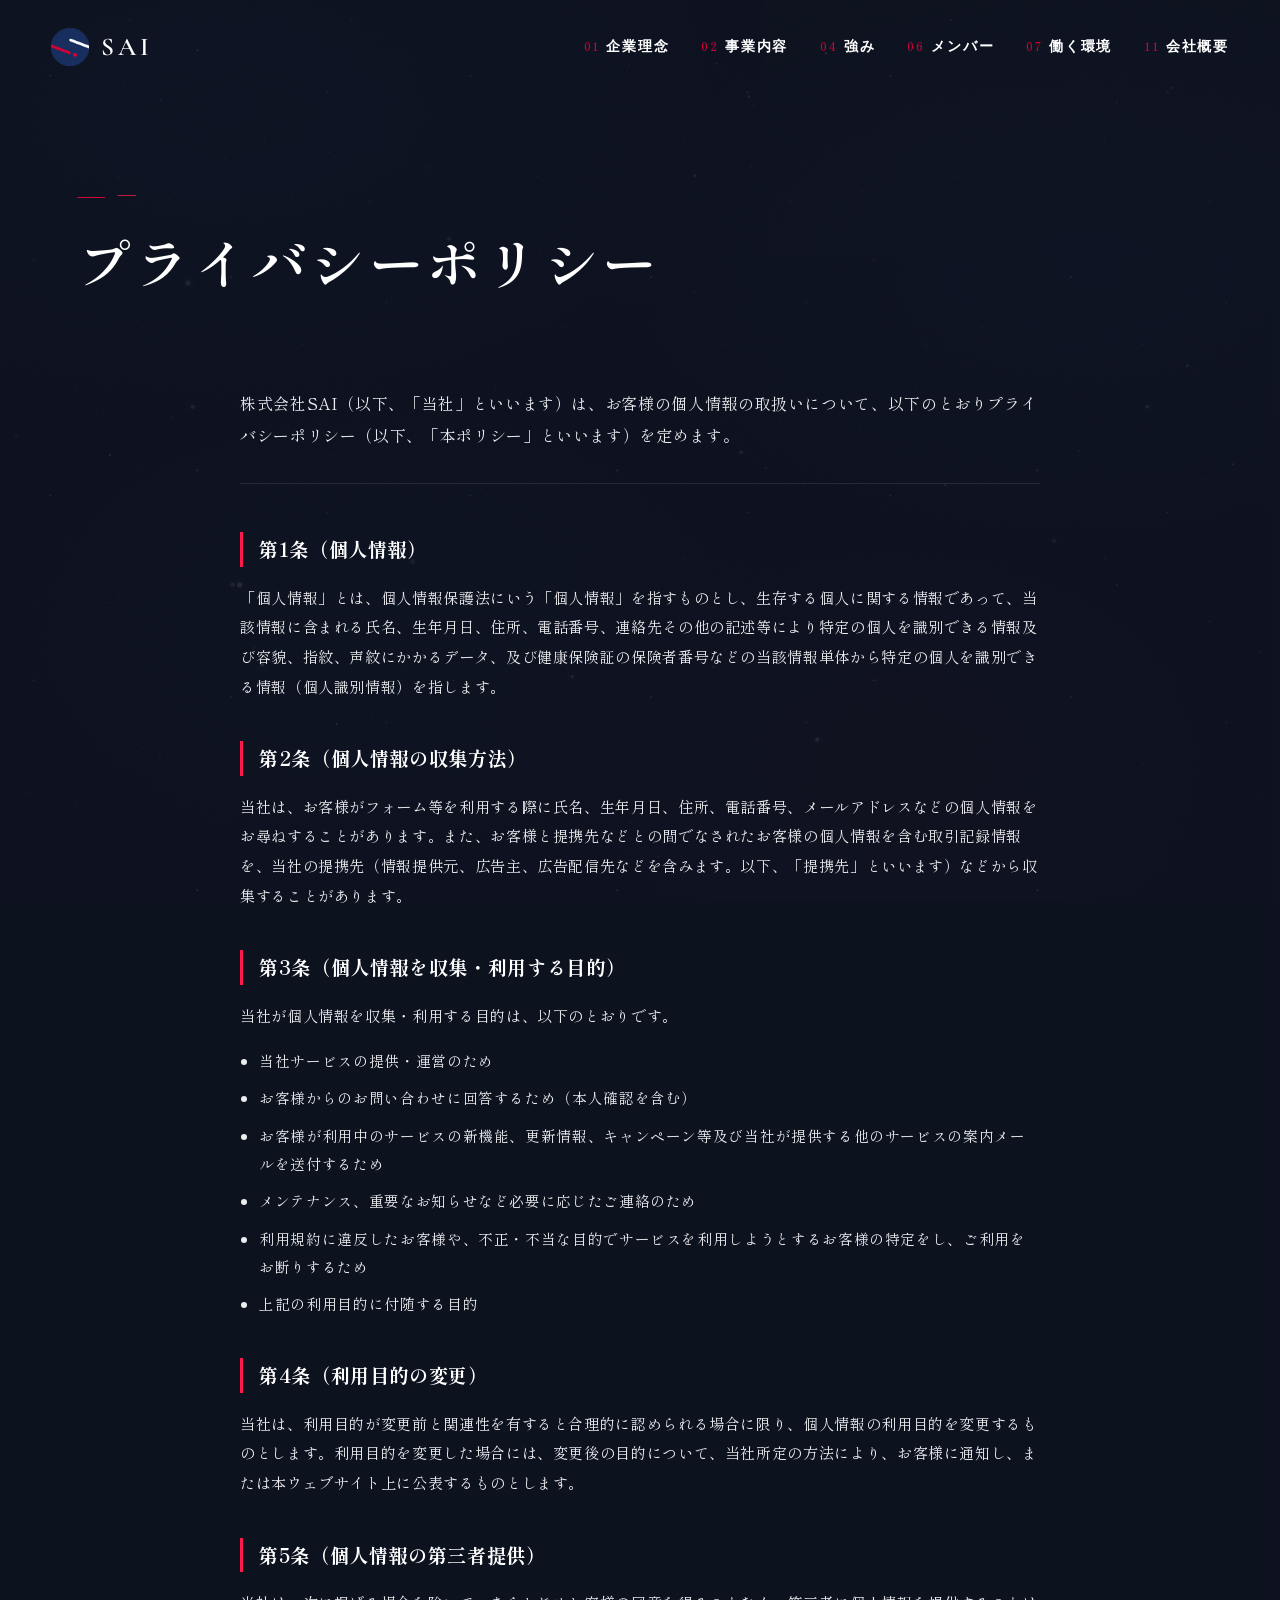
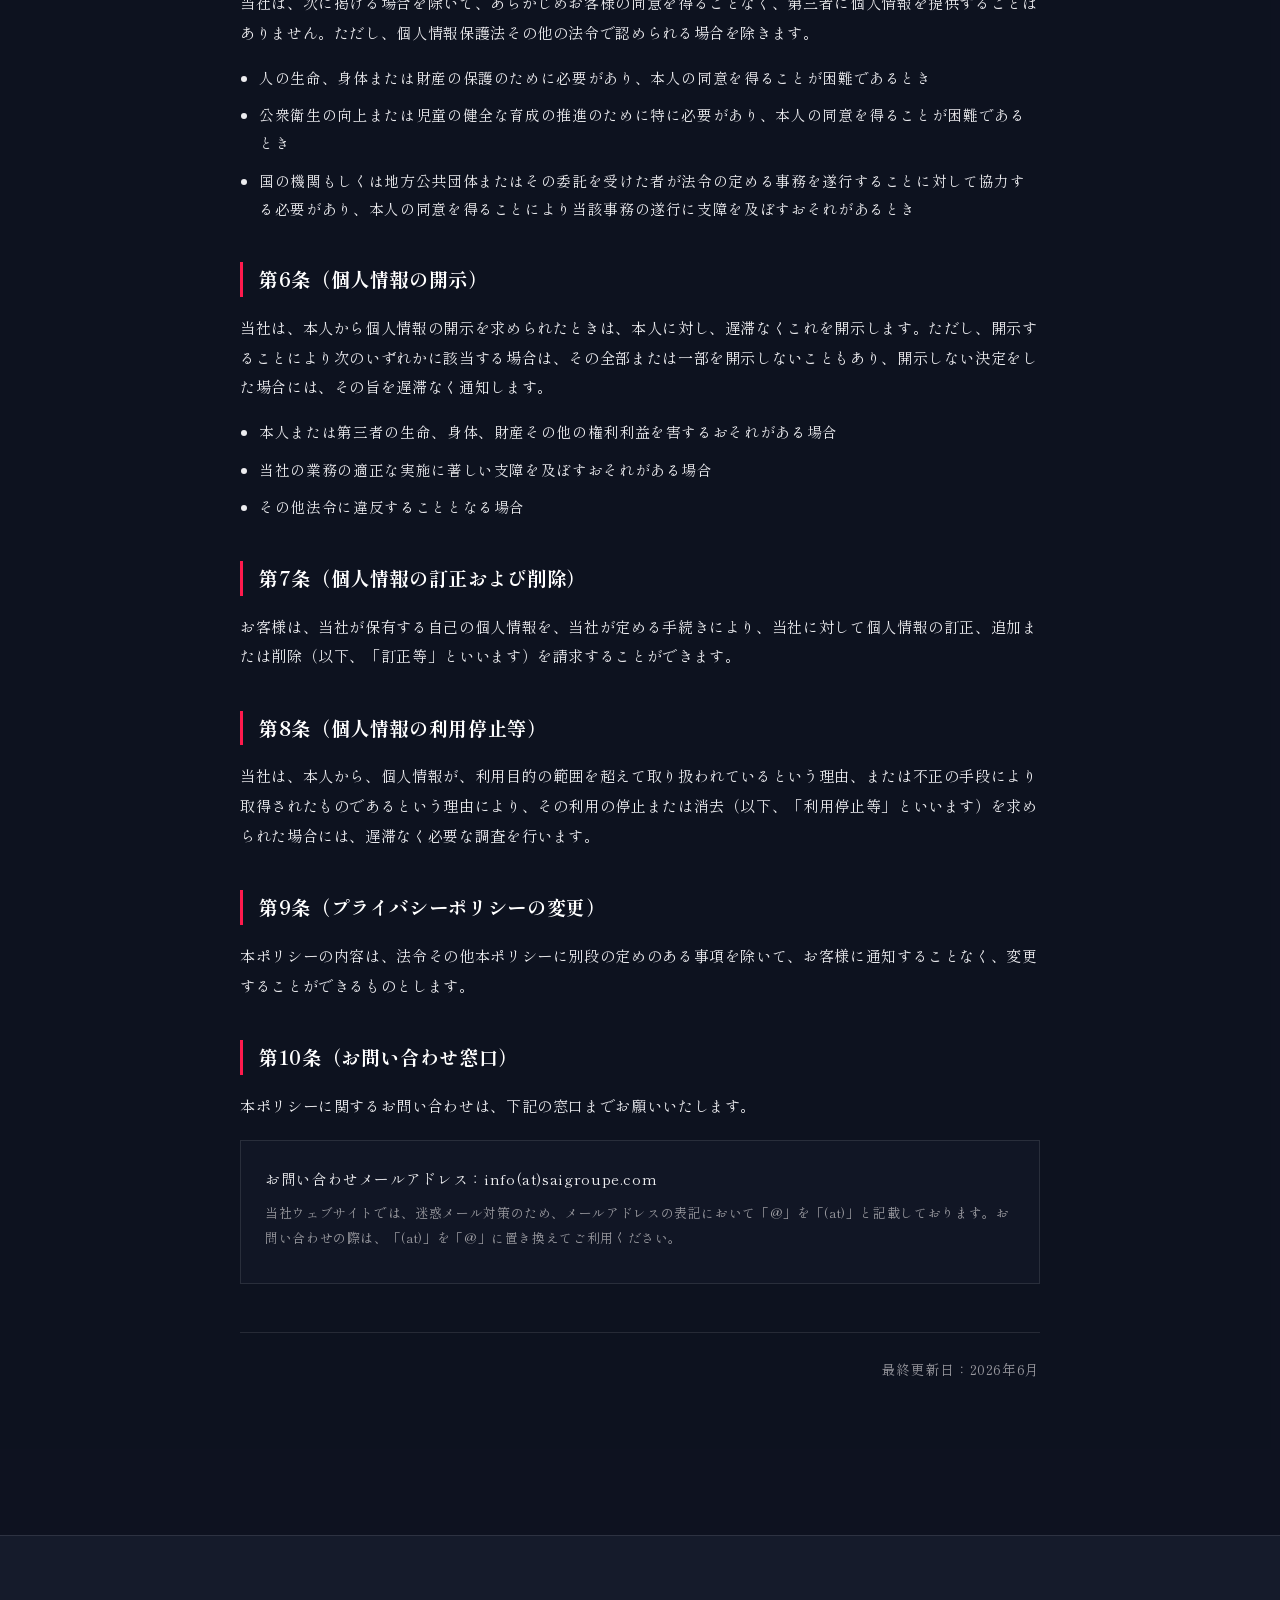
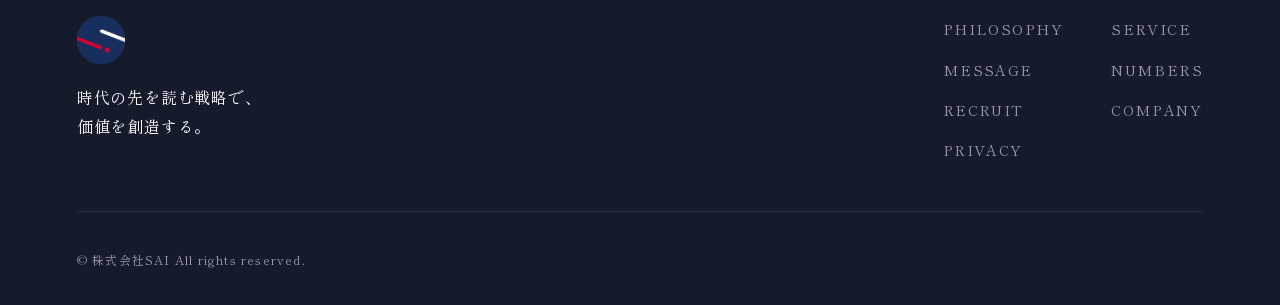
<file: privacy.html>
<!DOCTYPE html>
<html lang="ja">
<head>
<meta charset="UTF-8">
<meta name="viewport" content="width=device-width, initial-scale=1.0">
<title>プライバシーポリシー | 株式会社SAI</title>
<meta name="description" content="株式会社SAIのプライバシーポリシーです。個人情報の取扱いについて記載しています。">
<link rel="icon" href="favicon.png" type="image/png">
<link rel="preconnect" href="https://fonts.googleapis.com">
<link rel="preconnect" href="https://fonts.gstatic.com" crossorigin>
<link href="https://fonts.googleapis.com/css2?family=Shippori+Mincho:wght@500;600;700;800&family=Zen+Kaku+Gothic+Antique:wght@400;500;700&family=Cormorant+Garamond:ital,wght@0,500;0,600;1,500&display=swap" rel="stylesheet">
<link rel="stylesheet" href="style.css">
</head>
<body>

<!-- 粒子アニメ背景 -->
<canvas id="particle-canvas"></canvas>
<div class="grain"></div>

<!-- ローディング -->
<div class="loader" id="loader">
    <div class="loader-logo">SAI</div>
    <div class="loader-bar"><span></span></div>
</div>

<!-- ヘッダー -->
<header class="header" id="header">
    <a href="index.html" class="header-logo">
        <img src="logo-mark.png" alt="SAI" class="header-logo-mark">
        <span class="header-logo-text">SAI</span>
    </a>
    <nav class="nav-pc">
        <a href="index.html#philosophy"><span class="nav-num">01</span>企業理念</a>
        <a href="index.html#service"><span class="nav-num">02</span>事業内容</a>
        <a href="index.html#strength"><span class="nav-num">04</span>強み</a>
        <a href="index.html#members"><span class="nav-num">06</span>メンバー</a>
        <a href="index.html#environment"><span class="nav-num">07</span>働く環境</a>
        <a href="index.html#company"><span class="nav-num">11</span>会社概要</a>
    </nav>
    <button class="nav-toggle" id="navToggle" aria-label="メニュー"><span></span><span></span><span></span></button>
</header>

<!-- モバイルメニュー -->
<div class="nav-mobile" id="navMobile">
    <nav>
        <a href="index.html#philosophy"><span class="nav-num">01</span>企業理念</a>
        <a href="index.html#service"><span class="nav-num">02</span>事業内容</a>
        <a href="index.html#dept-intro"><span class="nav-num">03</span>事業部紹介</a>
        <a href="index.html#strength"><span class="nav-num">04</span>強み</a>
        <a href="index.html#message"><span class="nav-num">05</span>代表メッセージ</a>
        <a href="index.html#members"><span class="nav-num">06</span>メンバー</a>
        <a href="index.html#environment"><span class="nav-num">07</span>働く環境</a>
        <a href="index.html#numbers"><span class="nav-num">08</span>数字で見るSAI</a>
        <a href="index.html#service-reel"><span class="nav-num">09</span>提供サービス一覧</a>
        <a href="index.html#recruit"><span class="nav-num">10</span>採用情報</a>
        <a href="index.html#company"><span class="nav-num">11</span>会社概要</a>
    </nav>
</div>

<main>

<section class="legal" id="privacy">
    <div class="sec-head" data-reveal>
        <span class="sec-num">—</span>
        <h2 class="sec-en sec-ja-main">プライバシーポリシー</h2>
    </div>

    <div class="legal-body" data-reveal>
        <p class="legal-intro">株式会社SAI（以下、「当社」といいます）は、お客様の個人情報の取扱いについて、以下のとおりプライバシーポリシー（以下、「本ポリシー」といいます）を定めます。</p>

        <article class="legal-article">
            <h3>第1条（個人情報）</h3>
            <p>「個人情報」とは、個人情報保護法にいう「個人情報」を指すものとし、生存する個人に関する情報であって、当該情報に含まれる氏名、生年月日、住所、電話番号、連絡先その他の記述等により特定の個人を識別できる情報及び容貌、指紋、声紋にかかるデータ、及び健康保険証の保険者番号などの当該情報単体から特定の個人を識別できる情報（個人識別情報）を指します。</p>
        </article>

        <article class="legal-article">
            <h3>第2条（個人情報の収集方法）</h3>
            <p>当社は、お客様がフォーム等を利用する際に氏名、生年月日、住所、電話番号、メールアドレスなどの個人情報をお尋ねすることがあります。また、お客様と提携先などとの間でなされたお客様の個人情報を含む取引記録情報を、当社の提携先（情報提供元、広告主、広告配信先などを含みます。以下、「提携先」といいます）などから収集することがあります。</p>
        </article>

        <article class="legal-article">
            <h3>第3条（個人情報を収集・利用する目的）</h3>
            <p>当社が個人情報を収集・利用する目的は、以下のとおりです。</p>
            <ul class="legal-list">
                <li>当社サービスの提供・運営のため</li>
                <li>お客様からのお問い合わせに回答するため（本人確認を含む）</li>
                <li>お客様が利用中のサービスの新機能、更新情報、キャンペーン等及び当社が提供する他のサービスの案内メールを送付するため</li>
                <li>メンテナンス、重要なお知らせなど必要に応じたご連絡のため</li>
                <li>利用規約に違反したお客様や、不正・不当な目的でサービスを利用しようとするお客様の特定をし、ご利用をお断りするため</li>
                <li>上記の利用目的に付随する目的</li>
            </ul>
        </article>

        <article class="legal-article">
            <h3>第4条（利用目的の変更）</h3>
            <p>当社は、利用目的が変更前と関連性を有すると合理的に認められる場合に限り、個人情報の利用目的を変更するものとします。利用目的を変更した場合には、変更後の目的について、当社所定の方法により、お客様に通知し、または本ウェブサイト上に公表するものとします。</p>
        </article>

        <article class="legal-article">
            <h3>第5条（個人情報の第三者提供）</h3>
            <p>当社は、次に掲げる場合を除いて、あらかじめお客様の同意を得ることなく、第三者に個人情報を提供することはありません。ただし、個人情報保護法その他の法令で認められる場合を除きます。</p>
            <ul class="legal-list">
                <li>人の生命、身体または財産の保護のために必要があり、本人の同意を得ることが困難であるとき</li>
                <li>公衆衛生の向上または児童の健全な育成の推進のために特に必要があり、本人の同意を得ることが困難であるとき</li>
                <li>国の機関もしくは地方公共団体またはその委託を受けた者が法令の定める事務を遂行することに対して協力する必要があり、本人の同意を得ることにより当該事務の遂行に支障を及ぼすおそれがあるとき</li>
            </ul>
        </article>

        <article class="legal-article">
            <h3>第6条（個人情報の開示）</h3>
            <p>当社は、本人から個人情報の開示を求められたときは、本人に対し、遅滞なくこれを開示します。ただし、開示することにより次のいずれかに該当する場合は、その全部または一部を開示しないこともあり、開示しない決定をした場合には、その旨を遅滞なく通知します。</p>
            <ul class="legal-list">
                <li>本人または第三者の生命、身体、財産その他の権利利益を害するおそれがある場合</li>
                <li>当社の業務の適正な実施に著しい支障を及ぼすおそれがある場合</li>
                <li>その他法令に違反することとなる場合</li>
            </ul>
        </article>

        <article class="legal-article">
            <h3>第7条（個人情報の訂正および削除）</h3>
            <p>お客様は、当社が保有する自己の個人情報を、当社が定める手続きにより、当社に対して個人情報の訂正、追加または削除（以下、「訂正等」といいます）を請求することができます。</p>
        </article>

        <article class="legal-article">
            <h3>第8条（個人情報の利用停止等）</h3>
            <p>当社は、本人から、個人情報が、利用目的の範囲を超えて取り扱われているという理由、または不正の手段により取得されたものであるという理由により、その利用の停止または消去（以下、「利用停止等」といいます）を求められた場合には、遅滞なく必要な調査を行います。</p>
        </article>

        <article class="legal-article">
            <h3>第9条（プライバシーポリシーの変更）</h3>
            <p>本ポリシーの内容は、法令その他本ポリシーに別段の定めのある事項を除いて、お客様に通知することなく、変更することができるものとします。</p>
        </article>

        <article class="legal-article">
            <h3>第10条（お問い合わせ窓口）</h3>
            <p>本ポリシーに関するお問い合わせは、下記の窓口までお願いいたします。</p>
            <div class="legal-contact-box">
                <p>お問い合わせメールアドレス：info(at)saigroupe.com</p>
                <p class="legal-note">当社ウェブサイトでは、迷惑メール対策のため、メールアドレスの表記において「@」を「(at)」と記載しております。お問い合わせの際は、「(at)」を「@」に置き換えてご利用ください。</p>
            </div>
        </article>

        <p class="legal-date">最終更新日：2026年6月</p>
    </div>
</section>

</main>

<!-- フッター -->
<footer class="footer">
    <div class="footer-top">
        <div class="footer-brand">
            <img src="logo-mark.png" alt="SAI" class="footer-logo">
            <p class="footer-tagline">時代の先を読む戦略で、<br>価値を創造する。</p>
        </div>
        <nav class="footer-nav">
            <a href="index.html#philosophy">PHILOSOPHY</a>
            <a href="index.html#service">SERVICE</a>
            <a href="index.html#message">MESSAGE</a>
            <a href="index.html#numbers">NUMBERS</a>
            <a href="index.html#recruit">RECRUIT</a>
            <a href="index.html#company">COMPANY</a>
            <a href="privacy.html">PRIVACY</a>
        </nav>
    </div>
    <div class="footer-bottom">
        <small>&copy; 株式会社SAI All rights reserved.</small>
    </div>
</footer>

<script src="script.js"></script>
</body>
</html>
</file>
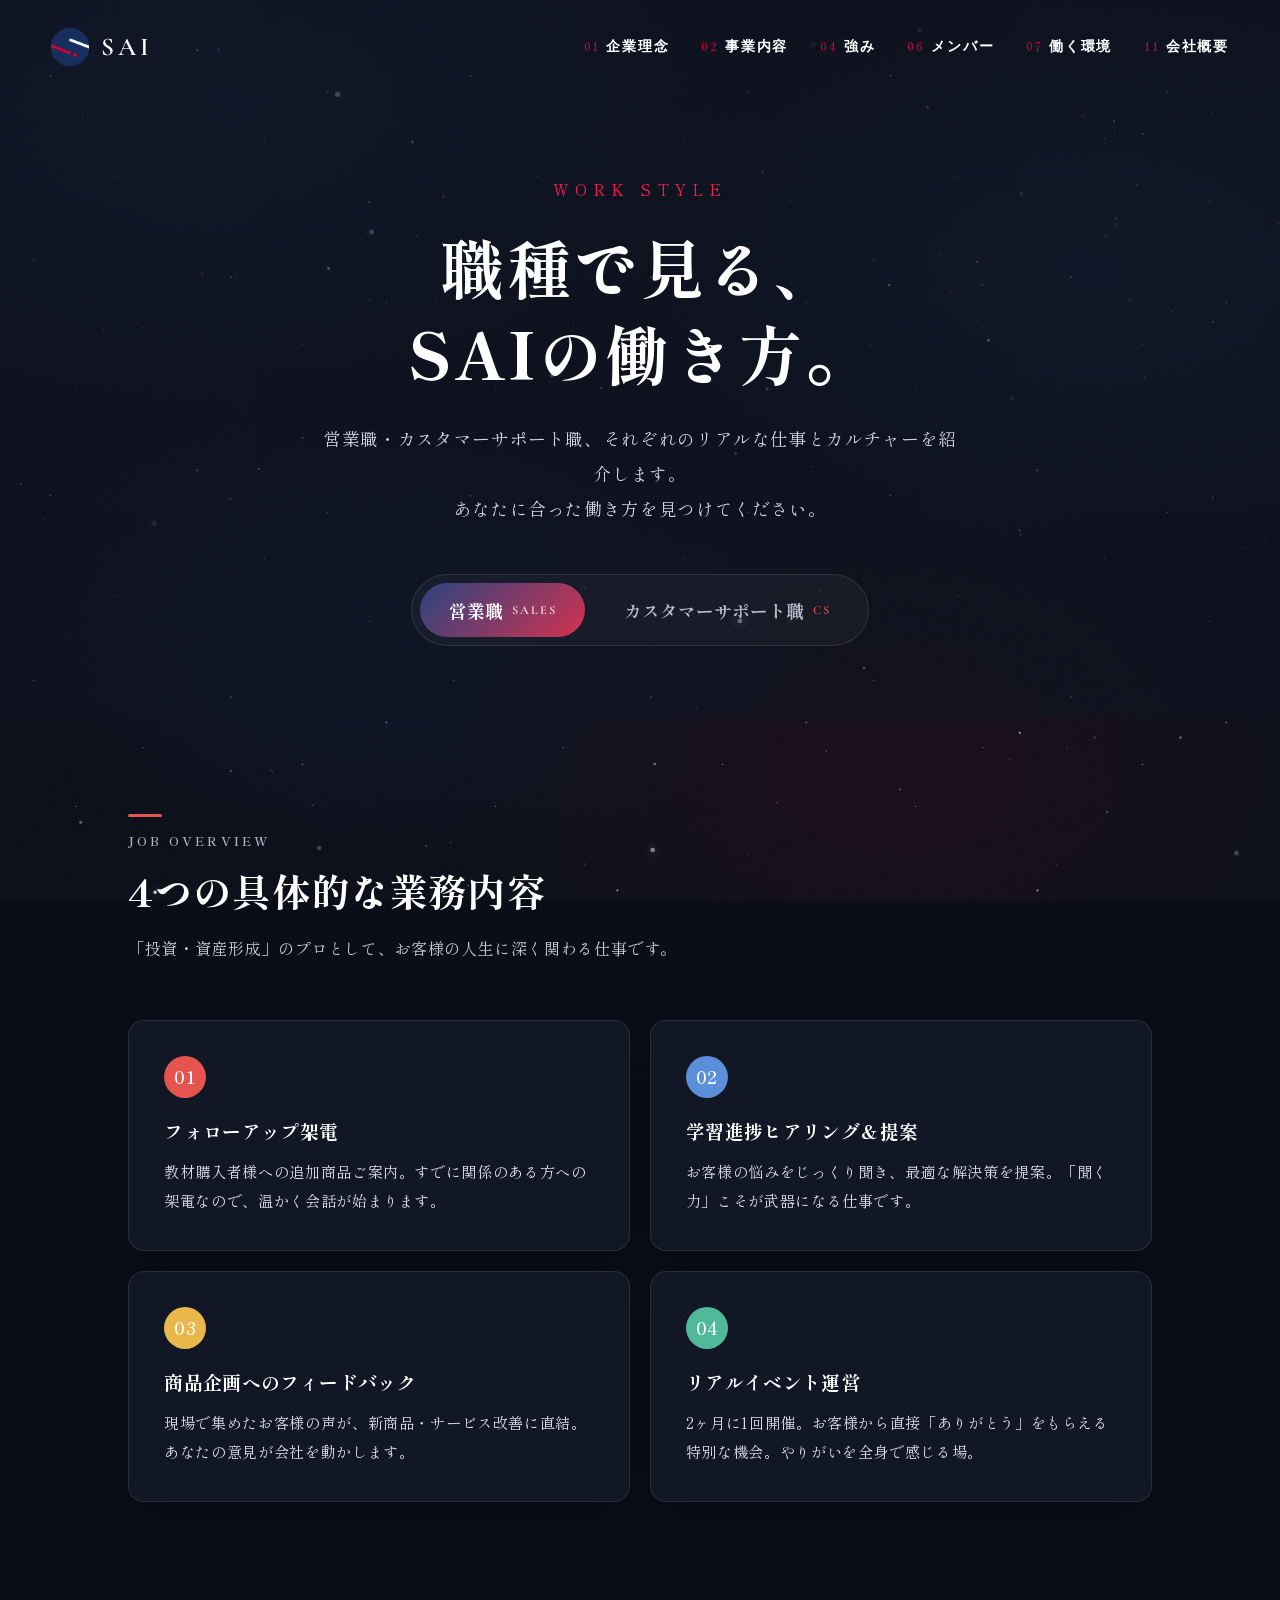
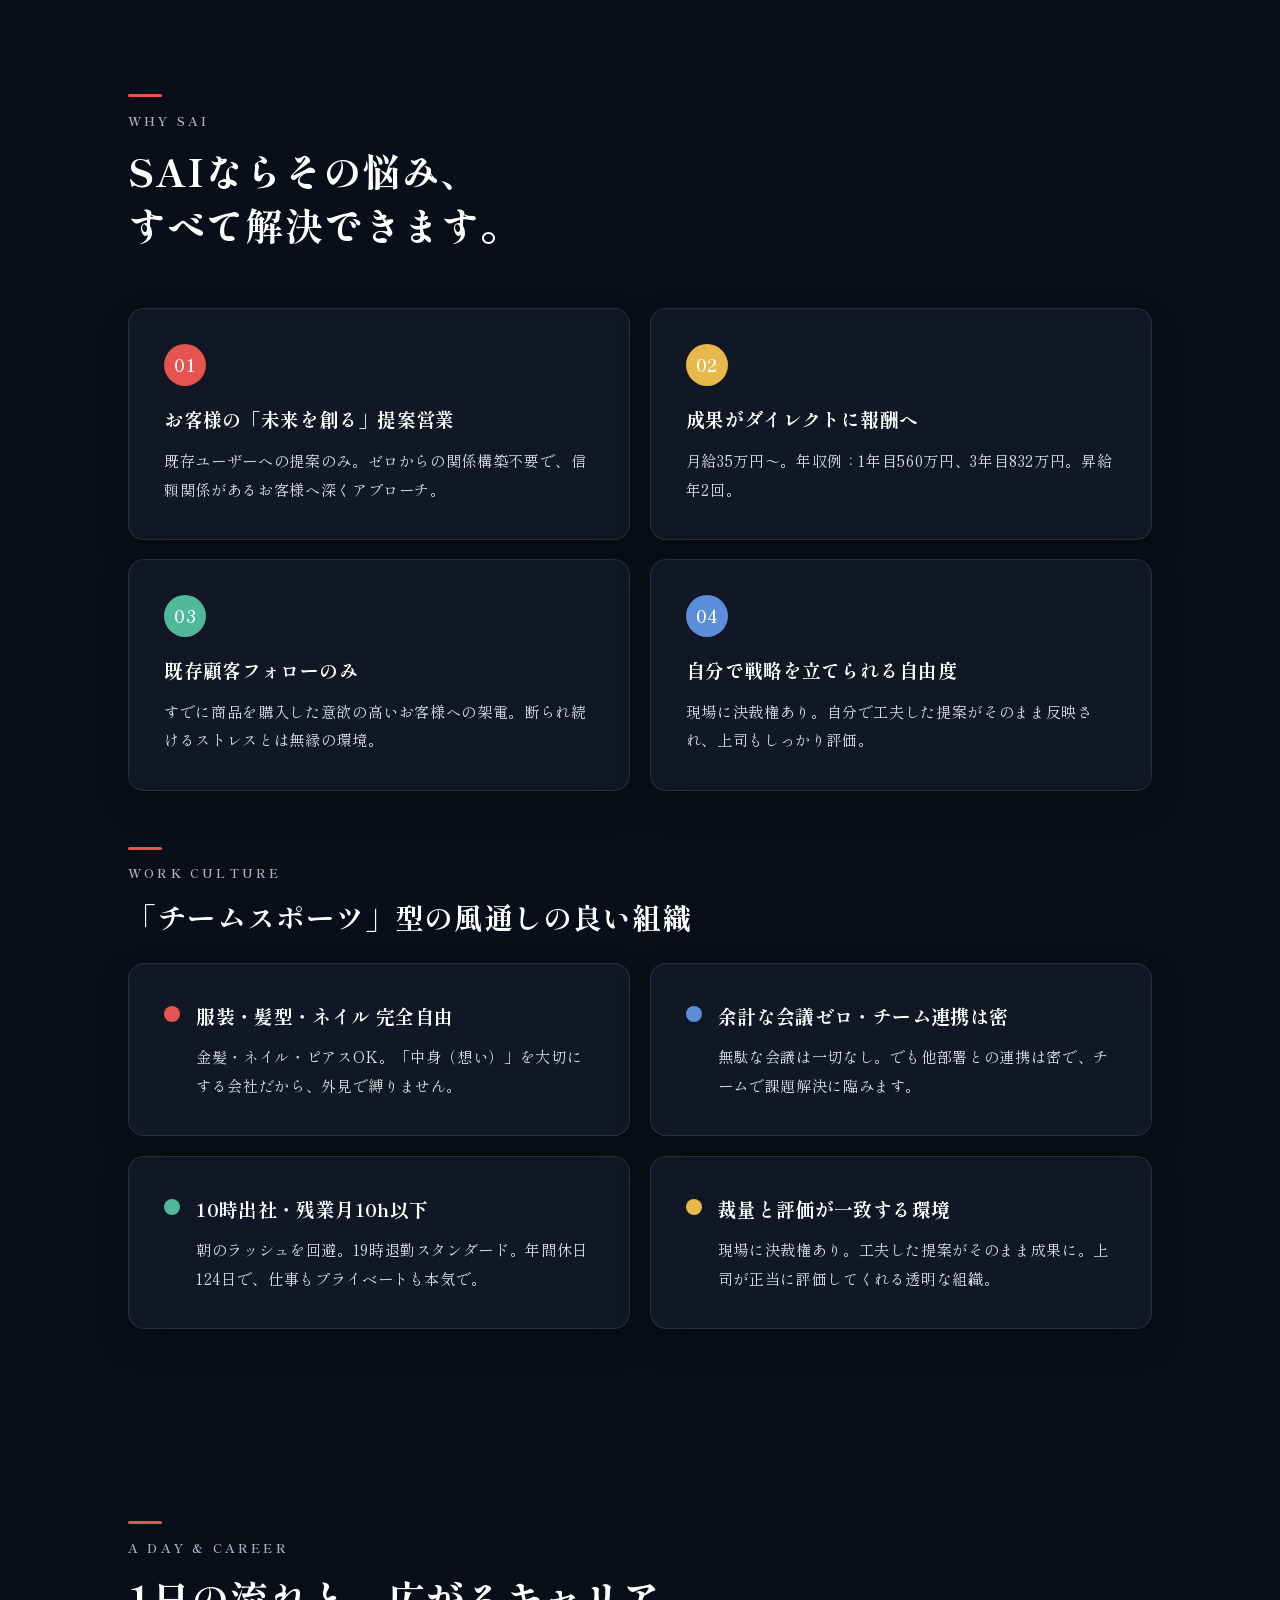
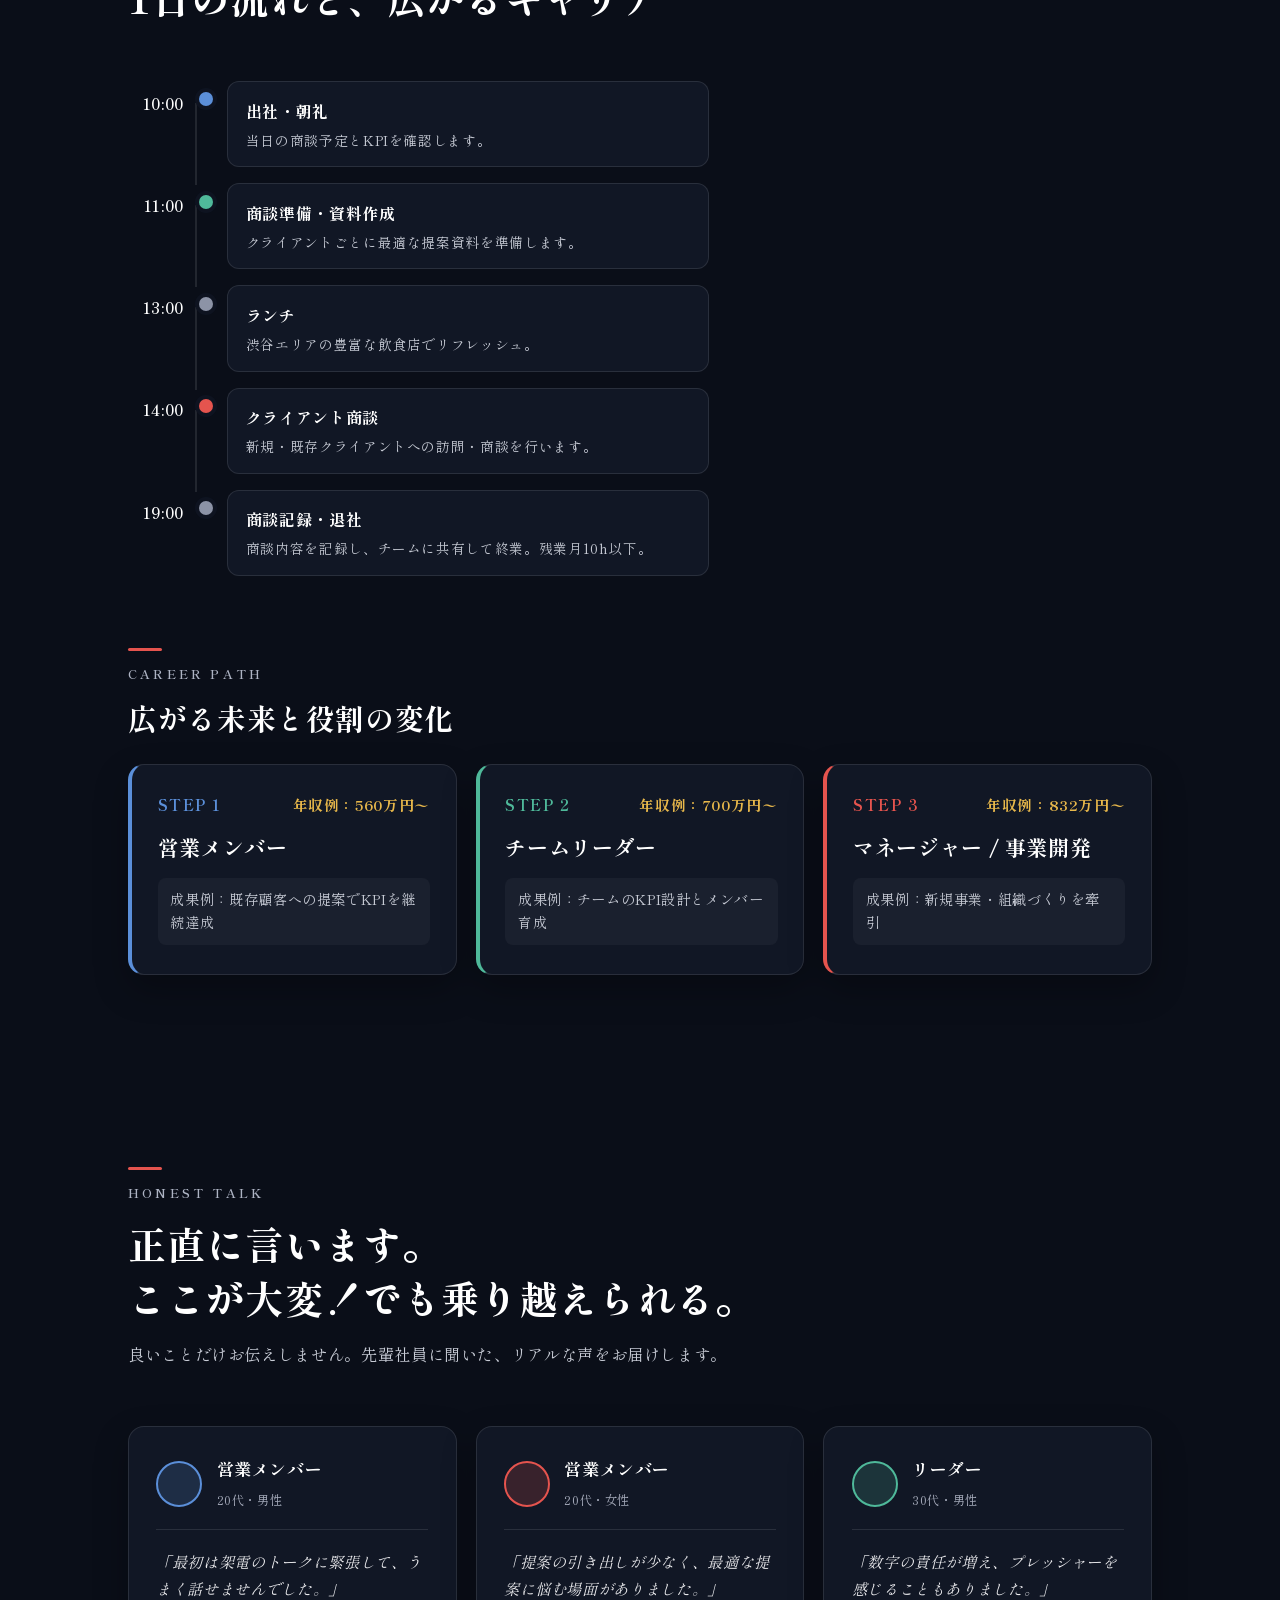
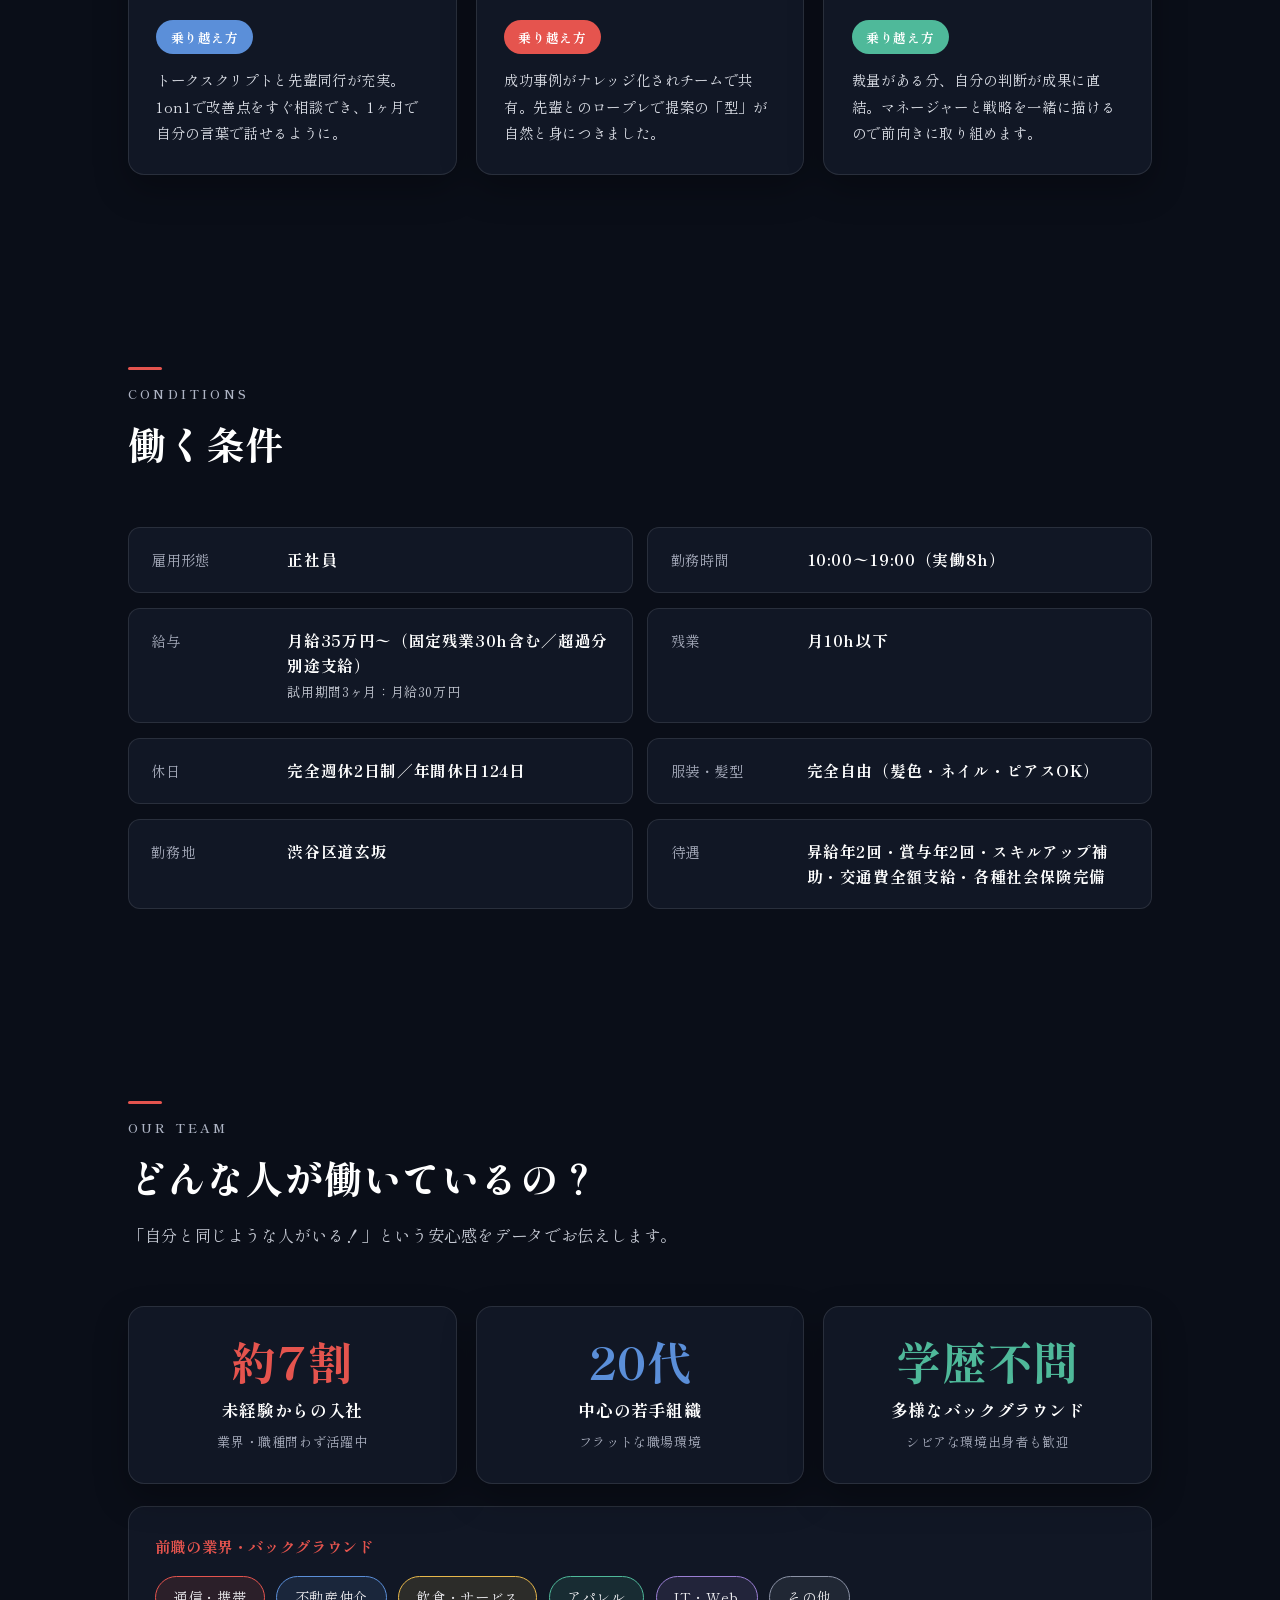
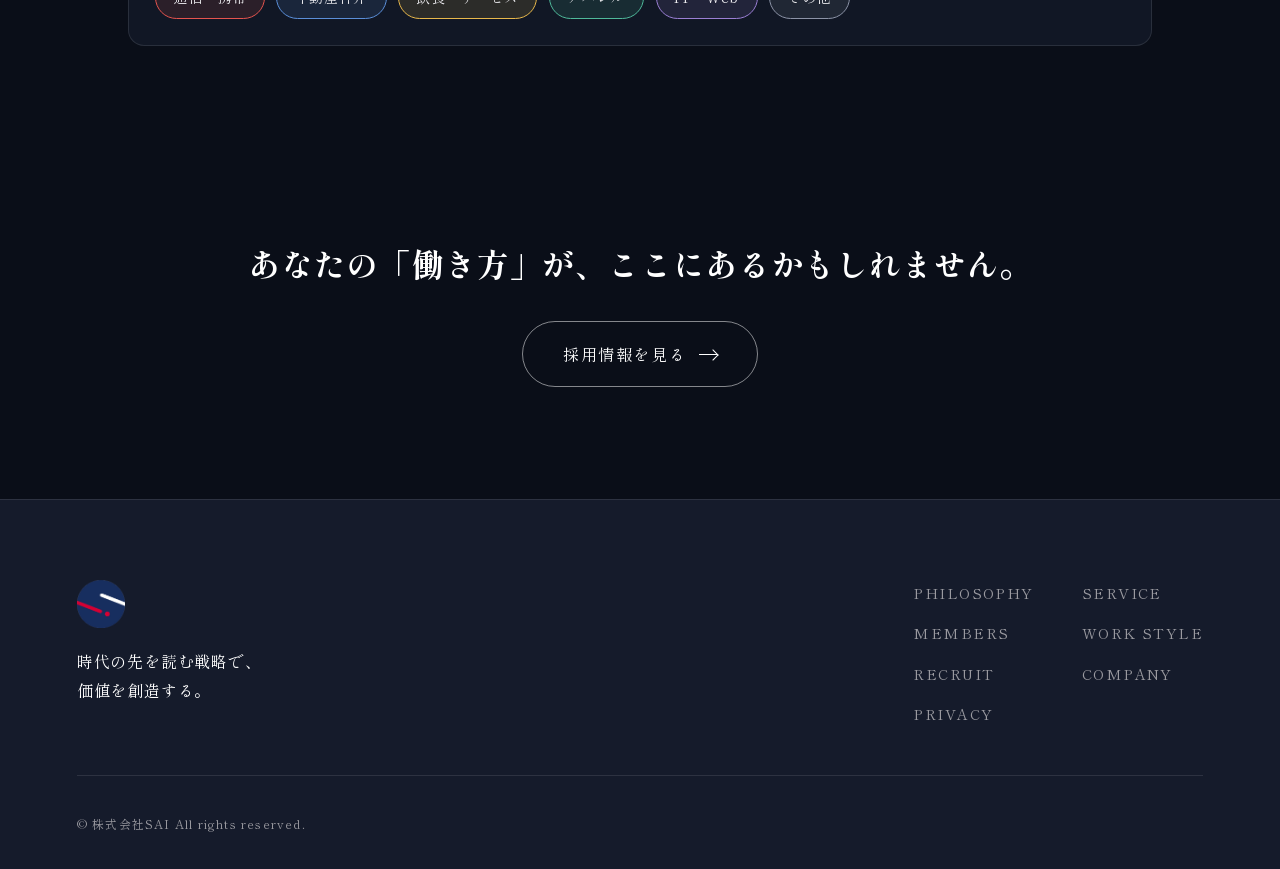
<file: work-style.html>
<!DOCTYPE html>
<html lang="ja">
<head>
<meta charset="UTF-8">
<meta name="viewport" content="width=device-width, initial-scale=1.0">
<title>働き方 | 株式会社SAI</title>
<meta name="description" content="株式会社SAIの働き方。営業職・カスタマーサポート職それぞれの仕事内容・カルチャー・キャリア・働く条件を紹介します。">
<link rel="icon" href="favicon.png" type="image/png">
<link rel="preconnect" href="https://fonts.googleapis.com">
<link rel="preconnect" href="https://fonts.gstatic.com" crossorigin>
<link href="https://fonts.googleapis.com/css2?family=Shippori+Mincho:wght@500;600;700;800&family=Zen+Kaku+Gothic+Antique:wght@400;500;700&family=Cormorant+Garamond:ital,wght@0,500;0,600;1,500&display=swap" rel="stylesheet">
<link rel="stylesheet" href="style.css">
</head>
<body>

<!-- 粒子アニメ背景 -->
<canvas id="particle-canvas"></canvas>
<div class="grain"></div>

<!-- ローディング -->
<div class="loader" id="loader">
    <div class="loader-logo">SAI</div>
    <div class="loader-bar"><span></span></div>
</div>

<!-- ヘッダー -->
<header class="header" id="header">
    <a href="index.html" class="header-logo">
        <img src="logo-mark.png" alt="SAI" class="header-logo-mark">
        <span class="header-logo-text">SAI</span>
    </a>
    <nav class="nav-pc">
        <a href="index.html#philosophy"><span class="nav-num">01</span>企業理念</a>
        <a href="index.html#service"><span class="nav-num">02</span>事業内容</a>
        <a href="index.html#strength"><span class="nav-num">04</span>強み</a>
        <a href="index.html#members"><span class="nav-num">06</span>メンバー</a>
        <a href="index.html#environment"><span class="nav-num">07</span>働く環境</a>
        <a href="index.html#company"><span class="nav-num">11</span>会社概要</a>
    </nav>
    <button class="nav-toggle" id="navToggle" aria-label="メニュー"><span></span><span></span><span></span></button>
</header>

<!-- モバイルメニュー -->
<div class="nav-mobile" id="navMobile">
    <nav>
        <a href="index.html#philosophy"><span class="nav-num">01</span>企業理念</a>
        <a href="index.html#service"><span class="nav-num">02</span>事業内容</a>
        <a href="index.html#dept-intro"><span class="nav-num">03</span>事業部紹介</a>
        <a href="index.html#strength"><span class="nav-num">04</span>強み</a>
        <a href="index.html#message"><span class="nav-num">05</span>代表メッセージ</a>
        <a href="index.html#members"><span class="nav-num">06</span>メンバー</a>
        <a href="index.html#environment"><span class="nav-num">07</span>働く環境</a>
        <a href="index.html#numbers"><span class="nav-num">08</span>数字で見るSAI</a>
        <a href="index.html#service-reel"><span class="nav-num">09</span>提供サービス一覧</a>
        <a href="index.html#recruit"><span class="nav-num">10</span>採用情報</a>
        <a href="index.html#company"><span class="nav-num">11</span>会社概要</a>
    </nav>
</div>

<main>

<!-- ───────── 働き方 ヒーロー＋職種タブ ───────── -->
<section class="ws-hero">
    <p class="ws-eyebrow">WORK STYLE</p>
    <h1 class="ws-hero-title">職種で見る、<br>SAIの働き方。</h1>
    <p class="ws-hero-lead">営業職・カスタマーサポート職、それぞれのリアルな仕事とカルチャーを紹介します。<br>あなたに合った働き方を見つけてください。</p>
    <div class="ws-tabs" role="tablist">
        <button class="ws-tab is-active" data-role="sales" role="tab">営業職<em>SALES</em></button>
        <button class="ws-tab" data-role="cs" role="tab">カスタマーサポート職<em>CS</em></button>
    </div>
</section>


<!-- ═══════════ 営業職 パネル ═══════════ -->
<div class="ws-panel is-active" data-role="sales">

    <!-- 仕事内容 -->
    <section class="ws-section">
        <div class="ws-head">
            <span class="ws-label">JOB OVERVIEW</span>
            <h2 class="ws-title">4つの具体的な業務内容</h2>
            <p class="ws-sub">「投資・資産形成」のプロとして、お客様の人生に深く関わる仕事です。</p>
        </div>
        <div class="ws-grid ws-grid-2">
            <article class="ws-card">
                <span class="ws-num a-red">01</span>
                <h3>フォローアップ架電</h3>
                <p>教材購入者様への追加商品ご案内。すでに関係のある方への架電なので、温かく会話が始まります。</p>
            </article>
            <article class="ws-card">
                <span class="ws-num a-blue">02</span>
                <h3>学習進捗ヒアリング＆提案</h3>
                <p>お客様の悩みをじっくり聞き、最適な解決策を提案。「聞く力」こそが武器になる仕事です。</p>
            </article>
            <article class="ws-card">
                <span class="ws-num a-gold">03</span>
                <h3>商品企画へのフィードバック</h3>
                <p>現場で集めたお客様の声が、新商品・サービス改善に直結。あなたの意見が会社を動かします。</p>
            </article>
            <article class="ws-card">
                <span class="ws-num a-green">04</span>
                <h3>リアルイベント運営</h3>
                <p>2ヶ月に1回開催。お客様から直接「ありがとう」をもらえる特別な機会。やりがいを全身で感じる場。</p>
            </article>
        </div>
    </section>

    <!-- 選ばれる理由・カルチャー -->
    <section class="ws-section">
        <div class="ws-head">
            <span class="ws-label">WHY SAI</span>
            <h2 class="ws-title">SAIならその悩み、<br>すべて解決できます。</h2>
        </div>
        <div class="ws-grid ws-grid-2">
            <article class="ws-card">
                <span class="ws-num a-red">01</span>
                <h3>お客様の「未来を創る」提案営業</h3>
                <p>既存ユーザーへの提案のみ。ゼロからの関係構築不要で、信頼関係があるお客様へ深くアプローチ。</p>
            </article>
            <article class="ws-card">
                <span class="ws-num a-gold">02</span>
                <h3>成果がダイレクトに報酬へ</h3>
                <p>月給35万円〜。年収例：1年目560万円、3年目832万円。昇給年2回。</p>
            </article>
            <article class="ws-card">
                <span class="ws-num a-green">03</span>
                <h3>既存顧客フォローのみ</h3>
                <p>すでに商品を購入した意欲の高いお客様への架電。断られ続けるストレスとは無縁の環境。</p>
            </article>
            <article class="ws-card">
                <span class="ws-num a-blue">04</span>
                <h3>自分で戦略を立てられる自由度</h3>
                <p>現場に決裁権あり。自分で工夫した提案がそのまま反映され、上司もしっかり評価。</p>
            </article>
        </div>

        <div class="ws-subhead"><span class="ws-label">WORK CULTURE</span><h3 class="ws-title-sm">「チームスポーツ」型の風通しの良い組織</h3></div>
        <div class="ws-grid ws-grid-2">
            <article class="ws-card ws-card-dot"><span class="ws-dot a-red"></span><div><h3>服装・髪型・ネイル 完全自由</h3><p>金髪・ネイル・ピアスOK。「中身（想い）」を大切にする会社だから、外見で縛りません。</p></div></article>
            <article class="ws-card ws-card-dot"><span class="ws-dot a-blue"></span><div><h3>余計な会議ゼロ・チーム連携は密</h3><p>無駄な会議は一切なし。でも他部署との連携は密で、チームで課題解決に臨みます。</p></div></article>
            <article class="ws-card ws-card-dot"><span class="ws-dot a-green"></span><div><h3>10時出社・残業月10h以下</h3><p>朝のラッシュを回避。19時退勤スタンダード。年間休日124日で、仕事もプライベートも本気で。</p></div></article>
            <article class="ws-card ws-card-dot"><span class="ws-dot a-gold"></span><div><h3>裁量と評価が一致する環境</h3><p>現場に決裁権あり。工夫した提案がそのまま成果に。上司が正当に評価してくれる透明な組織。</p></div></article>
        </div>
    </section>

    <!-- 1日の流れ・キャリアパス -->
    <section class="ws-section">
        <div class="ws-head">
            <span class="ws-label">A DAY &amp; CAREER</span>
            <h2 class="ws-title">1日の流れと、広がるキャリア</h2>
        </div>
        <div class="ws-day-wrap">
            <div class="ws-timeline">
                <div class="ws-tl-item"><span class="ws-tl-time">10:00</span><span class="ws-tl-dot a-blue"></span><div class="ws-tl-card"><h4>出社・朝礼</h4><p>当日の商談予定とKPIを確認します。</p></div></div>
                <div class="ws-tl-item"><span class="ws-tl-time">11:00</span><span class="ws-tl-dot a-green"></span><div class="ws-tl-card"><h4>商談準備・資料作成</h4><p>クライアントごとに最適な提案資料を準備します。</p></div></div>
                <div class="ws-tl-item"><span class="ws-tl-time">13:00</span><span class="ws-tl-dot a-gray"></span><div class="ws-tl-card"><h4>ランチ</h4><p>渋谷エリアの豊富な飲食店でリフレッシュ。</p></div></div>
                <div class="ws-tl-item"><span class="ws-tl-time">14:00</span><span class="ws-tl-dot a-red"></span><div class="ws-tl-card"><h4>クライアント商談</h4><p>新規・既存クライアントへの訪問・商談を行います。</p></div></div>
                <div class="ws-tl-item"><span class="ws-tl-time">19:00</span><span class="ws-tl-dot a-gray"></span><div class="ws-tl-card"><h4>商談記録・退社</h4><p>商談内容を記録し、チームに共有して終業。残業月10h以下。</p></div></div>
            </div>
        </div>

        <div class="ws-subhead"><span class="ws-label">CAREER PATH</span><h3 class="ws-title-sm">広がる未来と役割の変化</h3></div>
        <div class="ws-steps">
            <article class="ws-step a-blue">
                <div class="ws-step-top"><span class="ws-step-no">STEP 1</span><span class="ws-step-salary">年収例：560万円〜</span></div>
                <h3>営業メンバー</h3>
                <p class="ws-step-ex">成果例：既存顧客への提案でKPIを継続達成</p>
            </article>
            <article class="ws-step a-green">
                <div class="ws-step-top"><span class="ws-step-no">STEP 2</span><span class="ws-step-salary">年収例：700万円〜</span></div>
                <h3>チームリーダー</h3>
                <p class="ws-step-ex">成果例：チームのKPI設計とメンバー育成</p>
            </article>
            <article class="ws-step a-red">
                <div class="ws-step-top"><span class="ws-step-no">STEP 3</span><span class="ws-step-salary">年収例：832万円〜</span></div>
                <h3>マネージャー / 事業開発</h3>
                <p class="ws-step-ex">成果例：新規事業・組織づくりを牽引</p>
            </article>
        </div>
    </section>

    <!-- 本音トーク -->
    <section class="ws-section">
        <div class="ws-head">
            <span class="ws-label">HONEST TALK</span>
            <h2 class="ws-title">正直に言います。<br>ここが大変！でも乗り越えられる。</h2>
            <p class="ws-sub">良いことだけお伝えしません。先輩社員に聞いた、リアルな声をお届けします。</p>
        </div>
        <div class="ws-grid ws-grid-3">
            <article class="ws-voice">
                <div class="ws-voice-head"><span class="ws-voice-avatar a-blue"></span><div><strong>営業メンバー</strong><small>20代・男性</small></div></div>
                <p class="ws-voice-quote">「最初は架電のトークに緊張して、うまく話せませんでした。」</p>
                <span class="ws-voice-tag a-blue">乗り越え方</span>
                <p class="ws-voice-answer">トークスクリプトと先輩同行が充実。1on1で改善点をすぐ相談でき、1ヶ月で自分の言葉で話せるように。</p>
            </article>
            <article class="ws-voice">
                <div class="ws-voice-head"><span class="ws-voice-avatar a-red"></span><div><strong>営業メンバー</strong><small>20代・女性</small></div></div>
                <p class="ws-voice-quote">「提案の引き出しが少なく、最適な提案に悩む場面がありました。」</p>
                <span class="ws-voice-tag a-red">乗り越え方</span>
                <p class="ws-voice-answer">成功事例がナレッジ化されチームで共有。先輩とのロープレで提案の「型」が自然と身につきました。</p>
            </article>
            <article class="ws-voice">
                <div class="ws-voice-head"><span class="ws-voice-avatar a-green"></span><div><strong>リーダー</strong><small>30代・男性</small></div></div>
                <p class="ws-voice-quote">「数字の責任が増え、プレッシャーを感じることもありました。」</p>
                <span class="ws-voice-tag a-green">乗り越え方</span>
                <p class="ws-voice-answer">裁量がある分、自分の判断が成果に直結。マネージャーと戦略を一緒に描けるので前向きに取り組めます。</p>
            </article>
        </div>
    </section>

    <!-- 働く条件 -->
    <section class="ws-section">
        <div class="ws-head">
            <span class="ws-label">CONDITIONS</span>
            <h2 class="ws-title">働く条件</h2>
        </div>
        <div class="ws-cond">
            <div class="ws-cond-row"><span class="ws-cond-k">雇用形態</span><span class="ws-cond-v">正社員</span></div>
            <div class="ws-cond-row"><span class="ws-cond-k">勤務時間</span><span class="ws-cond-v">10:00〜19:00（実働8h）</span></div>
            <div class="ws-cond-row"><span class="ws-cond-k">給与</span><span class="ws-cond-v">月給35万円〜（固定残業30h含む／超過分別途支給）<br><small>試用期間3ヶ月：月給30万円</small></span></div>
            <div class="ws-cond-row"><span class="ws-cond-k">残業</span><span class="ws-cond-v">月10h以下</span></div>
            <div class="ws-cond-row"><span class="ws-cond-k">休日</span><span class="ws-cond-v">完全週休2日制／年間休日124日</span></div>
            <div class="ws-cond-row"><span class="ws-cond-k">服装・髪型</span><span class="ws-cond-v">完全自由（髪色・ネイル・ピアスOK）</span></div>
            <div class="ws-cond-row"><span class="ws-cond-k">勤務地</span><span class="ws-cond-v">渋谷区道玄坂</span></div>
            <div class="ws-cond-row"><span class="ws-cond-k">待遇</span><span class="ws-cond-v">昇給年2回・賞与年2回・スキルアップ補助・交通費全額支給・各種社会保険完備</span></div>
        </div>
    </section>

    <!-- チームの雰囲気 -->
    <section class="ws-section">
        <div class="ws-head">
            <span class="ws-label">OUR TEAM</span>
            <h2 class="ws-title">どんな人が働いているの？</h2>
            <p class="ws-sub">「自分と同じような人がいる！」という安心感をデータでお伝えします。</p>
        </div>
        <div class="ws-grid ws-grid-3 ws-stats">
            <div class="ws-stat"><span class="ws-stat-num a-red">約7割</span><strong>未経験からの入社</strong><small>業界・職種問わず活躍中</small></div>
            <div class="ws-stat"><span class="ws-stat-num a-blue">20代</span><strong>中心の若手組織</strong><small>フラットな職場環境</small></div>
            <div class="ws-stat"><span class="ws-stat-num a-green">学歴不問</span><strong>多様なバックグラウンド</strong><small>シビアな環境出身者も歓迎</small></div>
        </div>
        <div class="ws-chips-box">
            <p class="ws-chips-title">前職の業界・バックグラウンド</p>
            <div class="ws-chips">
                <span class="ws-chip a-red">通信・携帯</span>
                <span class="ws-chip a-blue">不動産仲介</span>
                <span class="ws-chip a-gold">飲食・サービス</span>
                <span class="ws-chip a-green">アパレル</span>
                <span class="ws-chip a-purple">IT・Web</span>
                <span class="ws-chip a-gray">その他</span>
            </div>
        </div>
    </section>

</div>


<!-- ═══════════ カスタマーサポート職 パネル ═══════════ -->
<div class="ws-panel" data-role="cs">

    <!-- 仕事内容 -->
    <section class="ws-section">
        <div class="ws-head">
            <span class="ws-label">JOB OVERVIEW</span>
            <h2 class="ws-title">こんなお問い合わせに対応します</h2>
            <p class="ws-sub">お客様の「つまづき」を、LINEやメールで一緒に解決していく仕事です。</p>
        </div>
        <div class="ws-grid ws-grid-2">
            <article class="ws-card ws-card-dot"><span class="ws-dot a-red"></span><div><h3>ログイン・設定サポート</h3><p>「パスワードを忘れた」「アプリにログインできない」など初期設定のつまづきを丁寧に解決。</p></div></article>
            <article class="ws-card ws-card-dot"><span class="ws-dot a-blue"></span><div><h3>オンライン授業サポート</h3><p>「ZoomのURLが見つからない」「音が出ない」など受講環境の問題をLINE・メールで解決。</p></div></article>
            <article class="ws-card ws-card-dot"><span class="ws-dot a-green"></span><div><h3>コース・教材の案内</h3><p>「どのコースを選べばいい？」「テキストはどこから見る？」など学習スタートを後押し。</p></div></article>
            <article class="ws-card ws-card-dot"><span class="ws-dot a-purple"></span><div><h3>決済・手続きのサポート</h3><p>「領収書を発行したい」「プランを変更したい」などバックオフィス的なお手伝いも。</p></div></article>
        </div>
    </section>

    <!-- 選ばれる理由・強み -->
    <section class="ws-section">
        <div class="ws-head">
            <span class="ws-label">WHY SAI</span>
            <h2 class="ws-title">SAIのカスタマーサポートが<br>選ばれる3つの理由</h2>
        </div>
        <div class="ws-why">
            <article class="ws-why-card a-red"><span class="ws-why-no">01</span><h3>放置ゼロを目指すサポート体制</h3><p>先輩がマンツーマンで伴走。「失敗から学ぶ」を推奨するカルチャーで、質問歓迎。3ヶ月で自信がつく。</p></article>
            <article class="ws-why-card a-blue"><span class="ws-why-no">02</span><h3>自分らしく働ける社風</h3><p>髪型・服装自由。20代中心のフラットな職場で、お互いの個性を尊重し合う温かいメンバーが揃っています。</p></article>
            <article class="ws-why-card a-green"><span class="ws-why-no">03</span><h3>10時始業＆残業月10h以下</h3><p>朝のラッシュを避けてゆとりある出勤。19時定時退勤が基本。心身ともに健やかに働けるホワイト環境。</p></article>
        </div>

        <div class="ws-subhead"><span class="ws-label">YOUR STRENGTHS</span><h3 class="ws-title-sm">あなたの「日常」が、そのまま武器になる。</h3></div>
        <div class="ws-grid ws-grid-3">
            <article class="ws-card ws-card-icon"><span class="ws-ring a-red"></span><h3>SNS・チャット力</h3><p>普段からLINEやInstagramを使いこなしているあなたのコミュニケーション力が、そのまま丁寧なサポートに直結します。</p></article>
            <article class="ws-card ws-card-icon"><span class="ws-ring a-blue"></span><h3>相手を思いやる力</h3><p>既読スルーしない、絵文字で温度感を伝える、相手の状況を読む力——これがCS最大のスキルです。</p></article>
            <article class="ws-card ws-card-icon"><span class="ws-ring a-green"></span><h3>ネット検索・情報収集力</h3><p>「調べて解決する」という習慣が、お客様の問題を素早く解決するスキルとして活きてきます。</p></article>
        </div>
    </section>

    <!-- 1日の流れ・キャリアパス -->
    <section class="ws-section">
        <div class="ws-head">
            <span class="ws-label">A DAY &amp; CAREER</span>
            <h2 class="ws-title">入社3ヶ月のリアルと、1日の流れ</h2>
            <p class="ws-sub">「未経験でも大丈夫？」入社直後の動きをそのままお見せします。先輩と二人三脚で、3ヶ月後には独り立ち。</p>
        </div>
        <div class="ws-day-wrap">
            <div class="ws-timeline">
                <div class="ws-tl-item"><span class="ws-tl-time">10:00</span><span class="ws-tl-dot a-blue"></span><div class="ws-tl-card"><h4>引き継ぎ確認</h4><p>前日ログを確認。優先案件・懸案事項を共有。</p></div></div>
                <div class="ws-tl-item"><span class="ws-tl-time">10:30</span><span class="ws-tl-dot a-green"></span><div class="ws-tl-card"><h4>LINE・メール対応①</h4><p>受講生の問い合わせに返信（先輩レビューあり）。</p></div></div>
                <div class="ws-tl-item"><span class="ws-tl-time">12:00</span><span class="ws-tl-dot a-gray"></span><div class="ws-tl-card"><h4>昼休憩</h4><p>チームで近くのランチへ行くことも。</p></div></div>
                <div class="ws-tl-item"><span class="ws-tl-time">13:00</span><span class="ws-tl-dot a-green"></span><div class="ws-tl-card"><h4>データ取次や資料作成</h4><p>午後の問い合わせ対応＋ナレッジベース更新。</p></div></div>
                <div class="ws-tl-item"><span class="ws-tl-time">15:30</span><span class="ws-tl-dot a-red"></span><div class="ws-tl-card"><h4>1on1 / ロープレ</h4><p>先輩と対応振り返り。難しいケースを復習。</p></div></div>
                <div class="ws-tl-item"><span class="ws-tl-time">17:00</span><span class="ws-tl-dot a-blue"></span><div class="ws-tl-card"><h4>自己学習・資料整理</h4><p>FAQナレッジ更新・翌日の準備。</p></div></div>
                <div class="ws-tl-item"><span class="ws-tl-time">18:30</span><span class="ws-tl-dot a-purple"></span><div class="ws-tl-card"><h4>日報・引き継ぎ</h4><p>当日対応件数・懸案を記録して翌日へバトン。</p></div></div>
                <div class="ws-tl-item"><span class="ws-tl-time">19:00</span><span class="ws-tl-dot a-gray"></span><div class="ws-tl-card"><h4>退勤</h4><p>定時退勤が基本。残業月10h以下。</p></div></div>
            </div>
            <div class="ws-goal">
                <p class="ws-goal-title">3ヶ月後のゴール</p>
                <ul>
                    <li><strong>1日30〜40件のチャット対応を独力で完結</strong><span>先輩レビューなしで品質維持できる状態</span></li>
                    <li><strong>顧客満足度 満足以上 90% 達成</strong><span>毎月アンケート集計でトラック管理</span></li>
                    <li><strong>よくある質問をナレッジ化・後輩と共有</strong><span>後輩研修資料として活用できる状態</span></li>
                </ul>
            </div>
        </div>

        <div class="ws-subhead"><span class="ws-label">CAREER PATH</span><h3 class="ws-title-sm">広がる未来と役割の変化</h3></div>
        <div class="ws-steps">
            <article class="ws-step a-blue">
                <div class="ws-step-top"><span class="ws-step-no">STEP 1</span><span class="ws-step-salary">年収例：378万円〜</span></div>
                <h3>CSスペシャリスト</h3>
                <p class="ws-step-ex">成果例：業務マニュアル作成・FAQ整備</p>
            </article>
            <article class="ws-step a-green">
                <div class="ws-step-top"><span class="ws-step-no">STEP 2</span><span class="ws-step-salary">年収例：442万円〜</span></div>
                <h3>チームリーダー</h3>
                <p class="ws-step-ex">成果例：新人研修プログラム設計・運用</p>
            </article>
            <article class="ws-step a-red">
                <div class="ws-step-top"><span class="ws-step-no">STEP 3</span><span class="ws-step-salary">年収例：604万円〜</span></div>
                <h3>マネージャー / 事業開発</h3>
                <p class="ws-step-ex">成果例：受講生の声をもとにした新サービス企画</p>
            </article>
        </div>

        <!-- 関わる相手の変化（同心円相関図） -->
        <div class="ws-relation">
            <div class="ws-relation-text">
                <h4>関わる相手の変化</h4>
                <p>役職が上がるほど、関わる人の「輪」が広がっていく。</p>
                <ul class="ws-relation-legend">
                    <li><i class="a-blue"></i>STEP1：個人スキルを極める</li>
                    <li><i class="a-green"></i>STEP2：チームを束ねるハブへ</li>
                    <li><i class="a-red"></i>STEP3：事業の成長を牽引</li>
                </ul>
            </div>
            <div class="ws-relation-chart">
                <svg viewBox="0 0 460 460" xmlns="http://www.w3.org/2000/svg" role="img" aria-label="関わる相手の同心円相関図">
                    <circle cx="230" cy="230" r="210" fill="none" stroke="var(--ws-red)" stroke-opacity="0.45" stroke-width="1.5" stroke-dasharray="5 6"/>
                    <circle cx="230" cy="230" r="150" fill="none" stroke="var(--ws-green)" stroke-opacity="0.5" stroke-width="1.5" stroke-dasharray="5 6"/>
                    <circle cx="230" cy="230" r="90"  fill="none" stroke="var(--ws-blue)" stroke-opacity="0.55" stroke-width="1.5" stroke-dasharray="5 6"/>
                    <circle cx="230" cy="230" r="46" fill="rgba(91,143,217,0.18)" stroke="var(--ws-blue)" stroke-width="1.5"/>
                    <text x="230" y="236" text-anchor="middle" class="ws-svg-center">自分</text>
                    <!-- ring1 (blue/green) chips -->
                    <g class="ws-svg-chip ws-svg-green"><rect x="150" y="300" rx="11" ry="11" width="118" height="30"/><text x="209" y="320" text-anchor="middle">チームメンバー</text></g>
                    <g class="ws-svg-chip ws-svg-blue"><rect x="262" y="150" rx="11" ry="11" width="84" height="30"/><text x="304" y="170" text-anchor="middle">受講生</text></g>
                    <g class="ws-svg-chip ws-svg-green"><rect x="300" y="296" rx="11" ry="11" width="74" height="30"/><text x="337" y="316" text-anchor="middle">後輩</text></g>
                    <!-- ring2 (red) chips -->
                    <g class="ws-svg-chip ws-svg-red"><rect x="300" y="86" rx="11" ry="11" width="118" height="30"/><text x="359" y="106" text-anchor="middle">上司・経営陣</text></g>
                    <g class="ws-svg-chip ws-svg-red"><rect x="36" y="346" rx="11" ry="11" width="120" height="30"/><text x="96" y="366" text-anchor="middle">他部署責任者</text></g>
                </svg>
            </div>
        </div>
    </section>

    <!-- 本音トーク -->
    <section class="ws-section">
        <div class="ws-head">
            <span class="ws-label">HONEST TALK</span>
            <h2 class="ws-title">正直に言います。<br>ここが大変！でも乗り越えられる。</h2>
            <p class="ws-sub">良いことだけお伝えしません。先輩社員に聞いた、リアルな声をお届けします。</p>
        </div>
        <div class="ws-grid ws-grid-3">
            <article class="ws-voice">
                <div class="ws-voice-head"><span class="ws-voice-avatar a-blue"></span><div><strong>Nさん</strong><small>CSスペシャリスト・30代男性</small></div></div>
                <p class="ws-voice-quote">「最初はツールや手順の多さにパンクしそうになりました。」</p>
                <span class="ws-voice-tag a-blue">乗り越え方</span>
                <p class="ws-voice-answer">マネージャーや先輩との1on1をすぐ組んでもらえるので、困ったことや不安なことはいつでも相談できます。</p>
            </article>
            <article class="ws-voice">
                <div class="ws-voice-head"><span class="ws-voice-avatar a-red"></span><div><strong>Aさん</strong><small>CSメンバー・20代女性</small></div></div>
                <p class="ws-voice-quote">「ポジションによっては専門知識の習得が必要で、説明が難しい場面もありました。」</p>
                <span class="ws-voice-tag a-red">乗り越え方</span>
                <p class="ws-voice-answer">専任の担当者がいるので、専門的な内容についても気軽に相談できる環境が整っています。</p>
            </article>
            <article class="ws-voice">
                <div class="ws-voice-head"><span class="ws-voice-avatar a-green"></span><div><strong>Kさん</strong><small>CSメンバー・20代女性</small></div></div>
                <p class="ws-voice-quote">「テキスト対応は慣れるまで、お客様の意図や背景を読み取るのが難しいと感じました。」</p>
                <span class="ws-voice-tag a-green">乗り越え方</span>
                <p class="ws-voice-answer">チームで協力しながら業務を進める風土があるので、一人で抱え込むことなく安心して働けています。</p>
            </article>
        </div>
    </section>

    <!-- 働く条件 -->
    <section class="ws-section">
        <div class="ws-head">
            <span class="ws-label">CONDITIONS</span>
            <h2 class="ws-title">働く条件</h2>
        </div>
        <div class="ws-cond">
            <div class="ws-cond-row"><span class="ws-cond-k">雇用形態</span><span class="ws-cond-v">正社員</span></div>
            <div class="ws-cond-row"><span class="ws-cond-k">勤務時間</span><span class="ws-cond-v">10:00〜19:00（実働8h）</span></div>
            <div class="ws-cond-row"><span class="ws-cond-k">残業</span><span class="ws-cond-v">月10h以下</span></div>
            <div class="ws-cond-row"><span class="ws-cond-k">勤務地</span><span class="ws-cond-v">渋谷区道玄坂<br><small>（原則オフィス出社・土日シフト時はリモート可）</small></span></div>
            <div class="ws-cond-row"><span class="ws-cond-k">服装・髪型</span><span class="ws-cond-v">髪色・ネイル・ピアス自由（あなたらしいスタイルで！）</span></div>
            <div class="ws-cond-row"><span class="ws-cond-k">給与</span><span class="ws-cond-v">月給（経験・スキル考慮）</span></div>
            <div class="ws-cond-row"><span class="ws-cond-k">休日</span><span class="ws-cond-v">完全週休2日制</span></div>
            <div class="ws-cond-row"><span class="ws-cond-k">試用期間</span><span class="ws-cond-v">試用期間3ヶ月<br><small>（期間中は条件が一部異なります）</small></span></div>
        </div>
    </section>

    <!-- チームの雰囲気 -->
    <section class="ws-section">
        <div class="ws-head">
            <span class="ws-label">OUR TEAM</span>
            <h2 class="ws-title">どんな人が働いているの？</h2>
            <p class="ws-sub">「自分と同じような人がいる！」という安心感をデータでお伝えします。</p>
        </div>
        <div class="ws-grid ws-grid-3 ws-stats">
            <div class="ws-stat"><span class="ws-stat-num a-red">約7割</span><strong>未経験からの入社</strong><small>業界・職種問わず活躍中</small></div>
            <div class="ws-stat"><span class="ws-stat-num a-blue">20代</span><strong>スタッフ平均年齢</strong><small>フラットな職場環境</small></div>
            <div class="ws-stat"><span class="ws-stat-num a-green">14名</span><strong>現在のチーム規模</strong><small>メンバー増員中！</small></div>
        </div>
        <div class="ws-chips-box">
            <p class="ws-chips-title">前職の業界・バックグラウンド</p>
            <div class="ws-chips">
                <span class="ws-chip a-red">アパレル・ファッション</span>
                <span class="ws-chip a-blue">飲食・フード</span>
                <span class="ws-chip a-gold">金融・保険</span>
                <span class="ws-chip a-green">IT・Web</span>
                <span class="ws-chip a-purple">教育・塾</span>
                <span class="ws-chip a-red">小売・販売</span>
                <span class="ws-chip a-gray">その他</span>
            </div>
        </div>
    </section>

</div>

<!-- 採用CTA -->
<section class="ws-cta">
    <p class="ws-cta-lead">あなたの「働き方」が、ここにあるかもしれません。</p>
    <a href="index.html#recruit" class="recruit-btn">採用情報を見る<i></i></a>
</section>

</main>

<!-- フッター -->
<footer class="footer">
    <div class="footer-top">
        <div class="footer-brand">
            <img src="logo-mark.png" alt="SAI" class="footer-logo">
            <p class="footer-tagline">時代の先を読む戦略で、<br>価値を創造する。</p>
        </div>
        <nav class="footer-nav">
            <a href="index.html#philosophy">PHILOSOPHY</a>
            <a href="index.html#service">SERVICE</a>
            <a href="index.html#members">MEMBERS</a>
            <a href="work-style.html">WORK STYLE</a>
            <a href="index.html#recruit">RECRUIT</a>
            <a href="index.html#company">COMPANY</a>
            <a href="privacy.html">PRIVACY</a>
        </nav>
    </div>
    <div class="footer-bottom">
        <small>&copy; 株式会社SAI All rights reserved.</small>
    </div>
</footer>

<script src="script.js"></script>
</body>
</html>
</file>
<file: style.css>
/* ============================================================
   株式会社SAI コーポレートサイト
   黒ベース × 明朝 × 紅紺 / アニメーション
   ============================================================ */

:root {
    --black: #0F1422;
    --black-2: #151B2B;
    --ink: #F2F2F0;
    --ink-dim: #9A9AA0;
    --red: #D30037;
    --navy: #192F61;
    --navy-light: #2A4480;
    --line: rgba(255,255,255,0.10);
    --mincho: 'Shippori Mincho', serif;
    --display: 'Cormorant Garamond', serif;
    --gothic: 'Zen Kaku Gothic Antique', sans-serif;
    --ease: cubic-bezier(0.16, 1, 0.3, 1);
}

* { margin: 0; padding: 0; box-sizing: border-box; }

html { scroll-behavior: smooth; -webkit-text-size-adjust: 100%; }

body {
    background: var(--black);
    color: var(--ink);
    font-family: var(--gothic);
    font-weight: 400;
    line-height: 1.8;
    letter-spacing: 0.04em;
    overflow-x: hidden;
}

img { max-width: 100%; display: block; }
a { color: inherit; text-decoration: none; }
ul, dl { list-style: none; }

/* 粒子背景 */
#particle-canvas {
    position: fixed; inset: 0;
    width: 100%; height: 100%;
    z-index: 0; pointer-events: none;
}
.grain {
    position: fixed; inset: 0;
    z-index: 1; pointer-events: none; opacity: 0.04;
    background-image: url("data:image/svg+xml,%3Csvg xmlns='http://www.w3.org/2000/svg' width='100' height='100'%3E%3Cfilter id='n'%3E%3CfeTurbulence type='fractalNoise' baseFrequency='0.9' numOctaves='3'/%3E%3C/filter%3E%3Crect width='100' height='100' filter='url(%23n)'/%3E%3C/svg%3E");
}

main, .header, .footer { position: relative; z-index: 2; }

/* ============================================================
   ローダー
   ============================================================ */
.loader {
    position: fixed; inset: 0; z-index: 1000;
    background: var(--black);
    display: flex; flex-direction: column;
    align-items: center; justify-content: center; gap: 2rem;
    transition: opacity 0.8s var(--ease), visibility 0.8s;
}
.loader.is-hidden { opacity: 0; visibility: hidden; }
.loader-logo {
    font-family: var(--display);
    font-size: clamp(3rem, 10vw, 6rem);
    font-weight: 600; letter-spacing: 0.2em;
    color: var(--ink); padding-left: 0.2em;
}
.loader-bar {
    width: 200px; height: 1px;
    background: var(--line); overflow: hidden;
}
.loader-bar span {
    display: block; width: 100%; height: 100%;
    background: var(--red);
    transform: translateX(-100%);
    animation: loadbar 1.4s var(--ease) forwards;
}
@keyframes loadbar { to { transform: translateX(0); } }

/* ============================================================
   ヘッダー
   ============================================================ */
.header {
    position: fixed; top: 0; left: 0; width: 100%;
    display: flex; align-items: center; justify-content: space-between;
    padding: 1.5rem clamp(1.2rem, 4vw, 3.5rem);
    z-index: 100;
    transition: background 0.4s, padding 0.4s, border-color 0.4s;
    border-bottom: 1px solid transparent;
}
.header.is-scrolled {
    background: rgba(10,10,12,0.82);
    backdrop-filter: blur(14px);
    padding-top: 1rem; padding-bottom: 1rem;
    border-bottom-color: var(--line);
}
.header-logo { display: flex; align-items: center; gap: 0.6rem; }
.header-logo-mark { width: 38px; height: 38px; }
.header-logo-text {
    font-family: var(--display);
    font-size: 1.6rem; font-weight: 600;
    letter-spacing: 0.15em; padding-left: 0.1em;
}
.nav-pc { display: flex; gap: 2rem; }
.nav-pc a {
    font-family: var(--display);
    font-size: 0.9rem; font-weight: 600;
    letter-spacing: 0.12em;
    position: relative; padding: 0.3rem 0;
    transition: color 0.3s;
    display: flex; align-items: baseline; gap: 0.4rem;
}
.nav-num {
    font-size: 0.6rem; color: var(--red);
    font-family: var(--gothic);
}
.nav-pc a::after {
    content: ''; position: absolute; left: 0; bottom: -2px;
    width: 0; height: 1px; background: var(--red);
    transition: width 0.4s var(--ease);
}
.nav-pc a:hover { color: #fff; }
.nav-pc a:hover::after { width: 100%; }

.nav-toggle {
    display: none; flex-direction: column;
    justify-content: space-between;
    width: 30px; height: 18px;
    background: none; border: none; cursor: pointer; z-index: 110;
}
.nav-toggle span {
    display: block; width: 100%; height: 1.5px;
    background: var(--ink); transition: all 0.4s var(--ease);
}
.nav-toggle.is-open span:nth-child(1) { transform: translateY(8px) rotate(45deg); }
.nav-toggle.is-open span:nth-child(2) { opacity: 0; }
.nav-toggle.is-open span:nth-child(3) { transform: translateY(-8px) rotate(-45deg); }

.nav-mobile {
    position: fixed; inset: 0; z-index: 105;
    background: var(--black-2);
    display: flex; align-items: center; justify-content: center;
    clip-path: circle(0% at 100% 0%);
    transition: clip-path 0.7s var(--ease);
}
.nav-mobile.is-open { clip-path: circle(150% at 100% 0%); }
.nav-mobile nav { display: flex; flex-direction: column; gap: 1.5rem; width: 80%; max-width: 360px; }
.nav-mobile a {
    font-family: var(--display);
    font-size: 1.6rem; font-weight: 600; letter-spacing: 0.1em;
    display: flex; align-items: baseline; gap: 0.8rem;
    border-bottom: 1px solid var(--line); padding-bottom: 1rem;
}
.nav-mobile a em {
    font-family: var(--gothic); font-style: normal;
    font-size: 0.7rem; color: var(--ink-dim); margin-left: auto;
}
.nav-mobile .nav-num { color: var(--red); font-size: 0.8rem; }

/* ============================================================
   ① HERO
   ============================================================ */
.hero {
    position: relative; min-height: 100svh;
    display: flex; flex-direction: column;
    justify-content: center;
    padding: 0 clamp(1.5rem, 6vw, 6rem);
    overflow: hidden;
}
.hero-gradient {
    position: absolute; inset: 0; z-index: -1;
    background:
        radial-gradient(ellipse 60% 50% at 20% 30%, rgba(211,0,55,0.18), transparent 60%),
        radial-gradient(ellipse 50% 60% at 85% 70%, rgba(25,47,97,0.30), transparent 60%);
    animation: heroFloat 14s ease-in-out infinite alternate;
}
@keyframes heroFloat {
    0%   { transform: translate(0,0) scale(1); }
    100% { transform: translate(-3%, 2%) scale(1.1); }
}
.hero-inner { max-width: 1100px; }
.hero-eyebrow {
    font-family: var(--display);
    font-size: 0.95rem; letter-spacing: 0.4em;
    color: var(--ink-dim); margin-bottom: 2rem;
}
.hero-copy {
    font-family: var(--mincho);
    font-weight: 700;
    font-size: clamp(2.2rem, 7vw, 5.8rem);
    line-height: 1.35; letter-spacing: 0.02em;
}
.hero-copy .line { display: block; overflow: hidden; }
.hero-copy .line > span { display: block; }
.hero-copy em {
    font-style: normal;
    color: #FF1A4D;
}
.hero-lead {
    margin-top: 2.5rem;
    font-family: var(--mincho);
    font-size: clamp(1rem, 2.2vw, 1.4rem);
    color: var(--ink-dim); letter-spacing: 0.1em;
}
.hero-scroll {
    position: absolute; bottom: 2.5rem; left: 50%;
    transform: translateX(-50%);
    display: flex; flex-direction: column; align-items: center; gap: 0.8rem;
}
.hero-scroll span {
    font-family: var(--display); font-size: 0.7rem;
    letter-spacing: 0.3em; color: var(--ink-dim);
    writing-mode: vertical-rl;
}
.hero-scroll i {
    width: 1px; height: 50px; background: var(--line); position: relative; overflow: hidden;
}
.hero-scroll i::after {
    content: ''; position: absolute; top: 0; left: 0; width: 100%; height: 40%;
    background: var(--red); animation: scrollLine 2s ease-in-out infinite;
}
@keyframes scrollLine {
    0% { transform: translateY(-100%); } 100% { transform: translateY(350%); }
}
.hero-side {
    position: absolute; right: 1.5rem; bottom: 2.5rem;
    writing-mode: vertical-rl;
    font-family: var(--display); font-size: 0.75rem;
    letter-spacing: 0.2em; color: var(--ink-dim);
}

/* ============================================================
   セクション共通
   ============================================================ */
section { padding: clamp(5rem, 12vw, 11rem) clamp(1.5rem, 6vw, 6rem); position: relative; }
.sec-head { margin-bottom: clamp(3rem, 7vw, 6rem); }
.sec-num {
    display: inline-block;
    font-family: var(--display); font-size: 0.9rem;
    color: var(--red); letter-spacing: 0.2em; margin-bottom: 1rem;
}
.sec-num::before { content: ''; display: inline-block; width: 28px; height: 1px; background: var(--red); vertical-align: middle; margin-right: 0.8rem; }
.sec-en {
    font-family: var(--display); font-weight: 600;
    font-size: clamp(2.4rem, 7vw, 5rem); letter-spacing: 0.04em;
    line-height: 1; margin-bottom: 0.6rem;
}
.sec-ja { font-family: var(--mincho); font-size: 1rem; color: var(--ink-dim); letter-spacing: 0.2em; }

/* ============================================================
   ② PHILOSOPHY
   ============================================================ */
.philosophy { background: var(--black); }
.phil-block {
    max-width: 900px; margin: 0 auto clamp(4rem, 8vw, 7rem);
    text-align: center;
}
.phil-label {
    font-family: var(--display); font-size: 0.85rem;
    letter-spacing: 0.35em; color: var(--red); margin-bottom: 1.5rem;
}
.phil-main {
    font-family: var(--mincho); font-weight: 700;
    font-size: clamp(1.8rem, 5vw, 3.4rem); line-height: 1.5;
    margin-bottom: 1.8rem; letter-spacing: 0.03em;
}
.phil-text {
    font-size: clamp(0.9rem, 2vw, 1.05rem); color: var(--ink-dim);
    max-width: 640px; margin: 0 auto; line-height: 2;
}
.phil-values { max-width: 1100px; margin: 0 auto; text-align: center; }
.value-grid {
    display: grid; grid-template-columns: repeat(3, 1fr);
    gap: 1.5rem; margin-top: 3rem;
}
.value-card {
    border: 1px solid var(--line); padding: 3rem 2rem;
    text-align: left; position: relative;
    transition: border-color 0.5s, transform 0.5s var(--ease), background 0.5s;
    background: linear-gradient(180deg, rgba(255,255,255,0.02), transparent);
}
.value-card:hover {
    border-color: rgba(211,0,55,0.5); transform: translateY(-6px);
    background: linear-gradient(180deg, rgba(211,0,55,0.06), transparent);
}
.value-num {
    font-family: var(--display); font-size: 0.85rem;
    color: var(--red); letter-spacing: 0.2em;
}
.value-card h4 {
    font-family: var(--display); font-weight: 600;
    font-size: 2.2rem; margin: 1rem 0 0.2rem;
}
.value-sub { font-family: var(--mincho); color: var(--ink); margin-bottom: 1.2rem; font-size: 1.05rem; }
.value-desc { font-size: 0.88rem; color: var(--ink-dim); line-height: 1.9; }

/* ============================================================
   ③ SERVICE
   ============================================================ */
.service { background: var(--black-2); }
.service-list { display: flex; flex-direction: column; gap: clamp(3rem, 7vw, 6rem); max-width: 1200px; margin: 0 auto; }
.service-item {
    display: grid; grid-template-columns: 1fr 1fr;
    gap: clamp(2rem, 5vw, 4.5rem); align-items: center;
}
.service-item.reverse .service-ph { order: 2; }
.service-ph {
    aspect-ratio: 4 / 5;
    border: 1px solid var(--line);
    background:
        repeating-linear-gradient(45deg, rgba(255,255,255,0.015) 0 10px, transparent 10px 20px),
        linear-gradient(135deg, rgba(25,47,97,0.15), rgba(211,0,55,0.08));
    display: flex; align-items: center; justify-content: center;
    position: relative; overflow: hidden;
}
.service-ph.tall { aspect-ratio: 3 / 4; }
.service-ph::before {
    content: ''; position: absolute; inset: 14px; border: 1px solid var(--line);
}
.ph-label {
    font-family: var(--display); font-size: 0.85rem;
    letter-spacing: 0.3em; color: var(--ink-dim);
}
.service-no {
    font-family: var(--display); font-size: 0.85rem;
    color: var(--red); letter-spacing: 0.2em;
}
.service-title {
    font-family: var(--mincho); font-weight: 700;
    font-size: clamp(1.6rem, 3.5vw, 2.6rem);
    margin: 1rem 0 1.5rem; letter-spacing: 0.03em;
}
.service-text { color: var(--ink-dim); font-size: 0.95rem; line-height: 2; margin-bottom: 1.8rem; }
.service-tags { display: flex; flex-wrap: wrap; gap: 0.6rem; }
.service-tags li {
    font-size: 0.78rem; letter-spacing: 0.08em;
    border: 1px solid var(--line); padding: 0.4rem 1rem; border-radius: 100px;
    color: var(--ink-dim);
}

/* ============================================================
   ④ MESSAGE
   ============================================================ */
.message { background: var(--black); }
.message-inner {
    display: grid; grid-template-columns: 0.85fr 1.15fr;
    gap: clamp(2.5rem, 6vw, 5rem); align-items: center;
    max-width: 1150px; margin: 0 auto;
}
.message-photo .service-ph { aspect-ratio: 3 / 4; }
.message-catch {
    font-family: var(--mincho); font-weight: 700;
    font-size: clamp(1.8rem, 4.5vw, 3.2rem); line-height: 1.5;
    margin-bottom: 2rem; letter-spacing: 0.03em;
}
.message-text { color: var(--ink-dim); font-size: 0.95rem; line-height: 2.1; margin-bottom: 1.5rem; }
.message-sign { margin-top: 2.5rem; display: flex; flex-direction: column; gap: 0.3rem; align-items: flex-end; }
.message-sign span { font-size: 0.85rem; color: var(--ink-dim); letter-spacing: 0.15em; }
.message-sign strong { font-family: var(--mincho); font-size: 1.6rem; font-weight: 700; letter-spacing: 0.1em; }

/* ============================================================
   ⑤ NUMBERS
   ============================================================ */
.numbers { background: var(--black-2); text-align: center; }
.num-grid {
    display: grid; grid-template-columns: repeat(4, 1fr);
    gap: 1px; background: var(--line);
    border: 1px solid var(--line); max-width: 1100px; margin: 0 auto;
}
.num-card {
    background: var(--black-2); padding: clamp(2.5rem, 5vw, 4rem) 1rem;
    display: flex; flex-direction: column; align-items: center; gap: 0.6rem;
}
.num-val {
    font-family: var(--display); font-weight: 600;
    font-size: clamp(2.8rem, 7vw, 5rem); line-height: 1;
    background: linear-gradient(160deg, var(--ink), var(--navy-light));
    -webkit-background-clip: text; background-clip: text; -webkit-text-fill-color: transparent;
}
.num-suffix { font-family: var(--display); font-size: 1.4rem; color: var(--red); margin-top: -1rem; }
.num-label { font-family: var(--mincho); font-size: 0.9rem; color: var(--ink-dim); letter-spacing: 0.15em; }
.num-note { font-size: 0.75rem; color: var(--ink-dim); margin-top: 2rem; opacity: 0.6; }

/* ============================================================
   ⑥ RECRUIT
   ============================================================ */
.recruit {
    position: relative; text-align: center; overflow: hidden;
    padding-top: clamp(6rem, 13vw, 12rem); padding-bottom: clamp(6rem, 13vw, 12rem);
}
.recruit-bg {
    position: absolute; inset: 0; z-index: -1;
    background: linear-gradient(120deg, var(--navy) 0%, #0d1830 55%, var(--red) 130%);
}
.recruit-bg::after {
    content: ''; position: absolute; inset: 0;
    background: radial-gradient(circle at 70% 40%, rgba(255,255,255,0.08), transparent 50%);
}
.recruit-inner { max-width: 760px; margin: 0 auto; }
.sec-num.light { color: #fff; }
.sec-num.light::before { background: #fff; }
.recruit-en {
    font-family: var(--display); font-weight: 600;
    font-size: clamp(2.4rem, 7vw, 4.5rem); margin-bottom: 1.5rem; line-height: 1;
}
.recruit-catch {
    font-family: var(--mincho); font-weight: 700;
    font-size: clamp(1.6rem, 4vw, 2.8rem); line-height: 1.5; margin-bottom: 1.8rem;
}
.recruit-text { color: rgba(255,255,255,0.8); font-size: 0.95rem; line-height: 2; margin-bottom: 2.5rem; }
.recruit-btn {
    display: inline-flex; align-items: center; gap: 0.8rem;
    font-family: var(--display); font-size: 1rem; letter-spacing: 0.1em;
    padding: 1.1rem 2.5rem; border: 1px solid rgba(255,255,255,0.5);
    border-radius: 100px; transition: all 0.4s var(--ease);
}
.recruit-btn i { width: 18px; height: 1px; background: #fff; position: relative; transition: width 0.4s; }
.recruit-btn i::after { content: ''; position: absolute; right: 0; top: -3px; width: 7px; height: 7px; border-top: 1px solid #fff; border-right: 1px solid #fff; transform: rotate(45deg); }
.recruit-btn:hover { background: #fff; color: var(--navy); }
.recruit-btn:hover i { background: var(--navy); width: 30px; }
.recruit-btn:hover i::after { border-color: var(--navy); }

/* ============================================================
   ⑦ COMPANY
   ============================================================ */
.company { background: var(--black); }
.company-table { max-width: 800px; margin: 0 auto; }
.company-table > div {
    display: grid; grid-template-columns: 200px 1fr;
    gap: 2rem; padding: 1.6rem 0; border-bottom: 1px solid var(--line);
}
.company-table dt { font-family: var(--mincho); color: var(--ink); letter-spacing: 0.1em; }
.company-table dd { color: var(--ink-dim); }

/* ============================================================
   フッター
   ============================================================ */
.footer { background: var(--black-2); padding: clamp(3rem, 7vw, 5rem) clamp(1.5rem, 6vw, 6rem) 2rem; border-top: 1px solid var(--line); }
.footer-top { display: flex; justify-content: space-between; flex-wrap: wrap; gap: 2.5rem; max-width: 1200px; margin: 0 auto; }
.footer-logo { width: 48px; margin-bottom: 1.2rem; }
.footer-tagline { font-family: var(--mincho); font-size: 1rem; line-height: 1.8; letter-spacing: 0.05em; }
.footer-nav { display: grid; grid-template-columns: repeat(2, auto); gap: 0.9rem 3rem; }
.footer-nav a { font-family: var(--display); font-size: 0.9rem; letter-spacing: 0.1em; color: var(--ink-dim); transition: color 0.3s; }
.footer-nav a:hover { color: var(--ink); }
.footer-bottom { max-width: 1200px; margin: 3rem auto 0; padding-top: 2rem; border-top: 1px solid var(--line); }
.footer-bottom small { font-size: 0.75rem; color: var(--ink-dim); letter-spacing: 0.1em; }

/* ============================================================
   スクロールリビール
   ============================================================ */
[data-reveal] { opacity: 0; transform: translateY(40px); transition: opacity 1s var(--ease), transform 1s var(--ease); }
[data-reveal].is-visible { opacity: 1; transform: translateY(0); }
.hero-copy .line[data-reveal] { opacity: 1; transform: none; }
.hero-copy .line[data-reveal] > span { transform: translateY(110%); transition: transform 1.1s var(--ease); }
.hero-copy .line[data-reveal].is-visible > span { transform: translateY(0); }

/* ============================================================
   レスポンシブ（スマホ最優先）
   ============================================================ */
@media (max-width: 900px) {
    .nav-pc { display: none; }
    .nav-toggle { display: flex; }
    .service-item, .service-item.reverse { grid-template-columns: 1fr; gap: 1.5rem; }
    .service-item.reverse .service-ph { order: 0; }
    .service-ph { aspect-ratio: 16 / 11; max-height: 360px; }
    .message-inner { grid-template-columns: 1fr; gap: 2.5rem; }
    .message-photo { max-width: 360px; margin: 0 auto; width: 100%; }
    .value-grid { grid-template-columns: 1fr; }
    .num-grid { grid-template-columns: repeat(2, 1fr); }
    .company-table > div { grid-template-columns: 1fr; gap: 0.4rem; padding: 1.2rem 0; }
    .company-table dt { font-size: 0.85rem; color: var(--red); }
    .footer-top { flex-direction: column; }
}

@media (max-width: 480px) {
    .num-grid { grid-template-columns: 1fr; }
    .hero-side { display: none; }
    .footer-nav { grid-template-columns: 1fr; }
}

/* モーション軽減設定を尊重 */
@media (prefers-reduced-motion: reduce) {
    *, *::before, *::after { animation-duration: 0.01ms !important; transition-duration: 0.01ms !important; }
    [data-reveal] { opacity: 1; transform: none; }
    .hero-copy .line[data-reveal] > span { transform: none; }
}

/* ============================================================
   MEMBERS（部署別・マネージャー＋メンバー）
   ============================================================ */
.members { background: var(--black); }
.dept-list { display: flex; flex-direction: column; gap: clamp(3rem, 7vw, 5.5rem); max-width: 1100px; margin: 0 auto; }
.dept-head { display: flex; align-items: baseline; gap: 1.2rem; margin-bottom: 2rem; padding-bottom: 1.2rem; border-bottom: 1px solid var(--line); }
.dept-no { font-family: var(--display); font-size: 0.85rem; color: var(--red); letter-spacing: 0.2em; }
.dept-name { font-family: var(--mincho); font-weight: 700; font-size: clamp(1.4rem, 3.5vw, 2.2rem); letter-spacing: 0.05em; }
.dept-members { display: grid; grid-template-columns: repeat(2, 1fr); gap: clamp(1.5rem, 4vw, 3rem); }
.mem-card {
    display: flex; gap: 1.5rem; align-items: flex-start;
    border: 1px solid var(--line); padding: 1.8rem;
    transition: border-color 0.5s, transform 0.5s var(--ease), background 0.5s;
    background: linear-gradient(180deg, rgba(255,255,255,0.02), transparent);
}
.mem-card:hover { border-color: rgba(211,0,55,0.4); transform: translateY(-4px); }
.mem-photo {
    flex: 0 0 96px; width: 96px; height: 120px;
    border: 1px solid var(--line); overflow: hidden;
    display: flex; align-items: center; justify-content: center;
    background: linear-gradient(135deg, rgba(25,47,97,0.15), rgba(211,0,55,0.08));
}
.mem-photo img { width: 100%; height: 100%; object-fit: cover; object-position: center top; }
.mem-photo .ph-label { font-size: 0.6rem; letter-spacing: 0.15em; }
.mem-role { font-family: var(--display); font-size: 0.78rem; color: var(--red); letter-spacing: 0.15em; }
.mem-name { font-family: var(--mincho); font-weight: 700; font-size: 1.25rem; margin: 0.3rem 0 0.9rem; letter-spacing: 0.05em; }
.mem-comment { font-size: 0.83rem; color: var(--ink-dim); line-height: 1.85; }

@media (max-width: 900px) {
    .dept-members { grid-template-columns: 1fr; gap: 1.2rem; }
}

/* ============================================================
   マーキー（横へ永続的に流れるテキスト）
   ============================================================ */
.marquee {
    overflow: hidden;
    padding: 2.2rem 0;
    border-top: 1px solid var(--line);
    border-bottom: 1px solid var(--line);
    background: var(--black-2);
    white-space: nowrap;
    position: relative;
}
.marquee-track {
    display: inline-flex;
    width: max-content;
    animation: marquee-scroll 28s linear infinite;
}
.marquee-reverse .marquee-track { animation-direction: reverse; }
.marquee-set { display: inline-flex; align-items: center; }
.marquee-word {
    font-family: var(--display);
    font-size: clamp(1.1rem, 2.4vw, 1.8rem);
    font-weight: 500;
    letter-spacing: 0.25em;
    color: var(--ink);
    padding: 0 1.8rem;
    text-transform: uppercase;
}
.marquee-dot {
    color: var(--red);
    font-size: 0.7rem;
    transform: translateY(-0.2em);
}
@keyframes marquee-scroll {
    from { transform: translateX(0); }
    to   { transform: translateX(-50%); }
}
/* ホバーで一時停止（さりげなく） */
.marquee:hover .marquee-track { animation-play-state: paused; }

/* 日本語が混じる帯は明朝で */
.marquee-reverse .marquee-word {
    font-family: var(--mincho);
    text-transform: none;
    letter-spacing: 0.15em;
    color: var(--ink-dim);
}

@media (prefers-reduced-motion: reduce) {
    .marquee-track { animation: none; }
}

/* CEO写真（実画像・縦長） */
.ceo-photo {
    aspect-ratio: 3 / 4;
    overflow: hidden;
    border: 1px solid var(--line);
    box-shadow: 0 20px 50px rgba(0,0,0,0.4);
}
.ceo-photo img { width: 100%; height: 100%; object-fit: cover; object-position: center top; }

/* ============================================================
   PHILOSOPHY 追加要素（ミッション/ビジョンの3項目・バリュー6つ）
   ============================================================ */
.phil-mini-grid {
    display: grid; grid-template-columns: repeat(3, 1fr);
    gap: 1.5rem; margin-top: 2.5rem; text-align: left;
}
.phil-mini {
    border-left: 2px solid var(--red); padding: 0.4rem 0 0.4rem 1.2rem;
}
.phil-mini h4 {
    font-family: var(--mincho); font-weight: 700;
    font-size: 1.05rem; margin-bottom: 0.5rem; color: var(--ink);
}
.phil-mini p { font-size: 0.83rem; color: var(--ink-dim); line-height: 1.7; }

.phil-values-lead {
    font-family: var(--mincho); font-weight: 500;
    font-size: clamp(1.1rem, 2.5vw, 1.5rem);
    margin: 1rem 0 2.5rem; color: var(--ink); letter-spacing: 0.05em;
}
.value-grid-6 { grid-template-columns: repeat(3, 1fr); }
.value-grid-6 .value-card h4 {
    font-family: var(--mincho); font-size: 1.15rem;
    margin: 0.8rem 0 0.8rem; line-height: 1.5;
}

@media (max-width: 900px) {
    .phil-mini-grid { grid-template-columns: 1fr; gap: 1rem; }
    .value-grid-6 { grid-template-columns: 1fr; }
}

/* ============================================================
   ブロック2：フォント拡大・ハイライト強化
   ============================================================ */

/* ⑤ 本文系フォントを全体的にUP＋色を明るく（ハイライト強化） */
.phil-text { font-size: clamp(1rem, 2.2vw, 1.2rem) !important; color: #C8CCD6 !important; }
.phil-mini p { font-size: 0.92rem !important; color: #B8BCC8 !important; }
.phil-mini h4 { font-size: 1.15rem !important; }
.value-desc { font-size: 0.98rem !important; color: #C0C4D0 !important; }
.service-text { font-size: 1.05rem !important; color: #C8CCD6 !important; }
.service-tags li { font-size: 0.85rem !important; color: #C0C4D0 !important; }
.message-text { font-size: 1.05rem !important; color: #C8CCD6 !important; }
.mem-comment { font-size: 0.92rem !important; color: #C0C4D0 !important; }
.recruit-text { font-size: 1.05rem !important; color: rgba(255,255,255,0.92) !important; }
.company-table dd { font-size: 1.02rem !important; color: #C8CCD6 !important; }
.company-table dt { font-size: 1rem !important; color: #FFFFFF !important; }

/* ハイライト（赤・白）を強める */
.hero-copy em {
    color: #FF1A4D !important;
    -webkit-text-fill-color: #FF1A4D !important;
    font-weight: 800;
}
.phil-label, .value-num, .service-no, .dept-no, .mem-role, .sec-num {
    color: #FF1A4D !important;
}
.phil-mini { border-left-color: #FF1A4D !important; border-left-width: 3px !important; }
.value-sub { color: #FFFFFF !important; font-size: 1.1rem !important; }

/* リードコピーを明るく */
.hero-lead { color: #D8DBE3 !important; }
.phil-values-lead { color: #FFFFFF !important; }

/* ⑥ メンバー写真をORIXサイズ（大きく・縦長）に */
.mem-photo {
    flex: 0 0 140px !important;
    width: 140px !important;
    height: 175px !important;
}
.mem-card { gap: 1.8rem !important; padding: 2rem !important; }
.mem-name { font-size: 1.4rem !important; }

/* ============================================================
   ⑦ 部署アコーディオン
   ============================================================ */
.dept-toggle {
    width: 100%; background: none; border: none; cursor: pointer;
    display: flex; align-items: baseline; gap: 1.2rem;
    margin-bottom: 0; padding: 1.5rem 0; border-bottom: 1px solid var(--line);
    text-align: left; transition: border-color 0.3s;
}
.dept-toggle:hover { border-bottom-color: rgba(211,0,55,0.5); }
.dept-toggle .dept-arrow {
    margin-left: auto; width: 12px; height: 12px; position: relative;
    flex-shrink: 0; align-self: center; transition: transform 0.4s var(--ease);
}
.dept-toggle .dept-arrow::before,
.dept-toggle .dept-arrow::after {
    content: ''; position: absolute; top: 50%; width: 8px; height: 1.5px; background: var(--red);
}
.dept-toggle .dept-arrow::before { left: 0; transform: rotate(45deg); }
.dept-toggle .dept-arrow::after { right: 0; transform: rotate(-45deg); }
.dept-toggle.is-open .dept-arrow { transform: rotate(180deg); }

.dept-members-wrap {
    display: grid; grid-template-rows: 0fr;
    transition: grid-template-rows 0.5s var(--ease), opacity 0.4s, margin 0.5s;
    opacity: 0; overflow: hidden; margin-top: 0;
}
.dept-members-wrap.is-open {
    grid-template-rows: 1fr; opacity: 1; margin-top: 2rem;
}
.dept-members-wrap > .dept-members { overflow: hidden; min-height: 0; }

/* ============================================================
   ブロック3：新規セクション
   ============================================================ */

/* 事業部紹介 */
.dept-intro { background: var(--black); }
.dept-intro-grid { display: grid; grid-template-columns: repeat(2, 1fr); gap: 1.5rem; max-width: 1100px; margin: 0 auto; }
.dept-intro-card {
    border: 1px solid var(--line); padding: 2.5rem; position: relative; overflow: hidden;
    background: linear-gradient(180deg, rgba(255,255,255,0.02), transparent);
    transition: border-color 0.5s, transform 0.5s var(--ease);
}
.dept-intro-card:hover { border-color: rgba(211,0,55,0.4); transform: translateY(-5px); }
.dept-intro-no { font-family: var(--display); font-size: 2.5rem; color: rgba(211,0,55,0.4); font-weight: 600; }
.dept-intro-card h3 { font-family: var(--mincho); font-weight: 700; font-size: 1.5rem; margin: 0.5rem 0 1rem; }
.dept-intro-card p { font-size: 0.95rem; color: #C0C4D0; line-height: 1.9; }

/* 強み */
.strength { background: var(--black-2); }
.strength-grid { display: grid; grid-template-columns: repeat(3, 1fr); gap: 1.5rem; max-width: 1150px; margin: 0 auto; }
.strength-card {
    border: 1px solid var(--line); padding: 3rem 2rem; text-align: center;
    background: linear-gradient(180deg, rgba(25,47,97,0.08), transparent);
    transition: border-color 0.5s, transform 0.5s var(--ease);
}
.strength-card:hover { border-color: rgba(211,0,55,0.5); transform: translateY(-6px); }
.strength-no { font-family: var(--display); font-size: 1rem; color: #FF1A4D; letter-spacing: 0.2em; }
.strength-card h3 { font-family: var(--mincho); font-weight: 700; font-size: 1.5rem; margin: 1.2rem 0; }
.strength-card p { font-size: 0.95rem; color: #C0C4D0; line-height: 1.95; text-align: left; }

/* キャリア */
.career { background: var(--black); }
.career-steps { display: grid; grid-template-columns: repeat(4, 1fr); gap: 1.2rem; max-width: 1150px; margin: 0 auto; }
.career-step {
    border: 1px solid var(--line); border-top: 3px solid var(--red);
    padding: 2.5rem 1.5rem; position: relative;
    background: linear-gradient(180deg, rgba(255,255,255,0.02), transparent);
}
.career-step-no { font-family: var(--display); font-size: 0.85rem; color: #FF1A4D; letter-spacing: 0.15em; }
.career-step h3 { font-family: var(--mincho); font-weight: 700; font-size: 1.4rem; margin: 0.8rem 0 0.5rem; }
.career-salary { font-family: var(--display); color: var(--ink); font-size: 1.1rem; margin-bottom: 1rem; font-weight: 600; }
.career-step p { font-size: 0.88rem; color: #B8BCC8; line-height: 1.85; }

/* 働く環境 */
.environment { background: var(--black-2); }
.env-subtitle {
    font-family: var(--mincho); font-weight: 700; font-size: 1.6rem;
    margin-bottom: 2.5rem; padding-left: 1.2rem; border-left: 3px solid var(--red);
}
.env-schedule { max-width: 800px; margin: 0 auto clamp(4rem, 8vw, 6rem); }
.timeline { display: flex; flex-direction: column; gap: 0; }
.timeline-item { display: flex; gap: 2rem; padding: 1.5rem 0; border-bottom: 1px solid var(--line); }
.timeline-time { font-family: var(--display); font-size: 1.3rem; color: #FF1A4D; flex-shrink: 0; width: 80px; }
.timeline-body h4 { font-family: var(--mincho); font-size: 1.15rem; margin-bottom: 0.4rem; }
.timeline-body p { font-size: 0.92rem; color: #B8BCC8; line-height: 1.8; }
.env-office { max-width: 1100px; margin: 0 auto; }
.office-grid { display: grid; grid-template-columns: repeat(3, 1fr); gap: 1.2rem; margin-bottom: 2rem; }
.office-ph {
    aspect-ratio: 4 / 3; border: 1px solid var(--line);
    background: repeating-linear-gradient(45deg, rgba(255,255,255,0.015) 0 10px, transparent 10px 20px), linear-gradient(135deg, rgba(25,47,97,0.15), rgba(211,0,55,0.08));
    display: flex; align-items: center; justify-content: center;
}
.env-office-text { font-size: 1rem; color: #C0C4D0; line-height: 1.95; text-align: center; max-width: 700px; margin: 0 auto; }

@media (max-width: 900px) {
    .dept-intro-grid { grid-template-columns: 1fr; }
    .strength-grid { grid-template-columns: 1fr; }
    .career-steps { grid-template-columns: repeat(2, 1fr); }
    .office-grid { grid-template-columns: 1fr; }
}
@media (max-width: 480px) {
    .career-steps { grid-template-columns: 1fr; }
}

/* ============================================================
   修正：明朝統一・完全白・視認性UP
   ============================================================ */

/* ⑤ フォントを明朝で完全統一 */
body, p, li, dd, dt, span, a, h1, h2, h3, h4, h5,
.phil-text, .phil-mini p, .phil-mini h4, .value-desc, .value-sub,
.service-text, .service-tags li, .message-text, .mem-comment,
.mem-name, .mem-role, .dept-name, .dept-intro-card p, .dept-intro-card h3,
.strength-card p, .strength-card h3, .timeline-body h4, .timeline-body p,
.env-office-text, .company-table dt, .company-table dd, .num-label,
.recruit-text, .recruit-catch, .hero-lead, .phil-values-lead, .env-subtitle {
    font-family: var(--mincho) !important;
}
/* 英字見出し・番号は装飾セリフのまま残す（明朝と相性良い） */
.sec-en, .hero-eyebrow, .nav-pc a, .nav-mobile a,
.header-logo-text, .num-val, .num-suffix {
    font-family: var(--display) !important;
}

/* ⑥ 視認性：本文を完全な白〜明るいグレーに */
body { color: #FFFFFF !important; }
.phil-text, .value-desc, .service-text, .message-text, .mem-comment,
.dept-intro-card p, .strength-card p, .timeline-body p, .env-office-text,
.company-table dd, .phil-mini p {
    color: #EDEDF0 !important;
}
.service-tags li, .num-label { color: #DADDE5 !important; }

/* ③ メンバー写真プレースホルダーの文字を白に */
.mem-photo .ph-label, .service-ph .ph-label, .office-ph .ph-label {
    color: #FFFFFF !important;
    opacity: 0.85;
}

/* 01〜06 など番号フォントを少し大きく */
.sec-num { font-size: 1.1rem !important; }
.value-num, .strength-no, .dept-no, .career-step-no, .dept-intro-no, .service-no {
    font-size: 1.05rem !important;
}
.dept-intro-no { font-size: 2.9rem !important; }
.nav-num { font-size: 0.7rem !important; }

/* 6つの価値観：見出しを各1行で表示 */
.value-grid-6 .value-card h4 {
    white-space: nowrap !important;
    font-size: clamp(0.95rem, 1.8vw, 1.15rem) !important;
    letter-spacing: 0 !important;
}
@media (max-width: 900px) {
    .value-grid-6 .value-card h4 { white-space: normal !important; font-size: 1.2rem !important; }
}

/* ============================================================
   修正2：サイズUP・マーキー色・メンバー
   ============================================================ */

/* ⑦ 日本語メイン見出し（英語撤廃分）を大きく白で */
.sec-ja-main {
    font-family: var(--mincho) !important;
    color: #FFFFFF !important;
    -webkit-text-fill-color: #FFFFFF !important;
    font-size: clamp(2rem, 5vw, 3.4rem) !important;
    letter-spacing: 0.08em !important;
    line-height: 1.3 !important;
}

/* ② ミッション/ビジョンの3項目（phil-mini）サイズUP */
.phil-mini h4 { font-size: 1.4rem !important; }
.phil-mini p { font-size: 1.05rem !important; line-height: 1.85 !important; color: #FFFFFF !important; }
.phil-mini { border-left-width: 4px !important; padding-left: 1.5rem !important; }

/* ③ 6つの価値観 全体サイズUP */
.value-grid-6 .value-card { padding: 2.6rem 2rem !important; }
.value-grid-6 .value-card h4 { font-size: clamp(1.1rem, 2vw, 1.35rem) !important; }
.value-grid-6 .value-num { font-size: 1.4rem !important; }
.value-grid-6 .value-desc { font-size: 1.02rem !important; line-height: 1.85 !important; color: #FFFFFF !important; }
.phil-values-lead { font-size: clamp(1.3rem, 3vw, 1.9rem) !important; color: #FFFFFF !important; }

/* ミッション/ビジョン本文も白く大きく */
.phil-main { color: #FFFFFF !important; }
.phil-text { color: #FFFFFF !important; }

/* ④ マーキー（横流し）の文字をネイビー（明るめ） */
.marquee-word { color: #4A6FB5 !important; }
.marquee-reverse .marquee-word { color: #5C82C9 !important; }

/* ⑤ メンバープレースホルダーをORIXサイズ（縦長・大きく）に */
.mem-photo {
    flex: 0 0 150px !important;
    width: 150px !important;
    height: 200px !important;
}

/* ⑥ 部署メンバーのフォントを白に */
.mem-name { color: #FFFFFF !important; }
.mem-comment { color: #FFFFFF !important; }
.dept-name { color: #FFFFFF !important; }
.mem-photo .ph-label { color: #FFFFFF !important; opacity: 0.9; }

/* 事業部紹介・強みの本文も白に統一 */
.dept-intro-card h3, .strength-card h3 { color: #FFFFFF !important; }
.dept-intro-card p, .strength-card p { color: #FFFFFF !important; }
.timeline-body h4, .timeline-body p { color: #FFFFFF !important; }
.env-office-text { color: #FFFFFF !important; }

/* ============================================================
   修正3：赤ラベル2倍・マーキー色・写真サイズ
   ============================================================ */

/* ④ MISSION/VISION/VALUEの赤ラベルを2倍に */
.phil-label {
    font-size: clamp(1.6rem, 4vw, 2.4rem) !important;
    letter-spacing: 0.2em !important;
    margin-bottom: 2rem !important;
    color: #FF1A4D !important;
}

/* ⑤ 流れる文字を明るいネイビーに（黒と同化させない） */
.marquee { background: #1A2236 !important; }
.marquee-word {
    color: #6B8FD4 !important;
    -webkit-text-fill-color: #6B8FD4 !important;
}
.marquee-reverse .marquee-word {
    color: #7B9DDD !important;
    -webkit-text-fill-color: #7B9DDD !important;
}
.marquee-dot { color: #FF1A4D !important; }

/* ⑥ 写真プレースホルダーを上半身が映るサイズに（縦長大きめ） */
.mem-photo {
    flex: 0 0 180px !important;
    width: 180px !important;
    height: 240px !important;
}
.mem-card { gap: 2rem !important; align-items: flex-start !important; }

/* サービス画像枠も上半身が映る縦長に */
.service-ph { aspect-ratio: 3 / 4 !important; }
@media (max-width: 900px) {
    .service-ph { aspect-ratio: 4 / 5 !important; max-height: 420px !important; }
    .mem-photo { flex: 0 0 150px !important; width: 150px !important; height: 200px !important; }
}

/* ============================================================
   修正4：プレースホルダーサイズ・事業部番号赤・理念サイズ・2行
   ============================================================ */

/* ① プレースホルダー文字「IMAGE」を見やすく */
.ph-label {
    font-family: var(--display) !important;
    font-size: 0.95rem !important;
    letter-spacing: 0.3em !important;
    color: #FFFFFF !important;
    opacity: 0.85 !important;
}

/* ① メンバー写真：上半身が映る縦長サイズで確実に */
.mem-photo {
    flex: 0 0 180px !important;
    width: 180px !important;
    height: 240px !important;
    border: 1px solid var(--line) !important;
}
/* サービス・CEO・オフィスのプレースホルダー比率 */
.service-ph { aspect-ratio: 3 / 4 !important; }
.ceo-photo, .message-photo .service-ph { aspect-ratio: 3 / 4 !important; }
.office-ph { aspect-ratio: 3 / 4 !important; }

/* ② 事業部紹介の番号01〜04をHEROの「創造」と同じ赤に */
.dept-intro-no {
    color: #FF1A4D !important;
    -webkit-text-fill-color: #FF1A4D !important;
    opacity: 1 !important;
}

/* ④ MISSION/VISION/VALUE 全体をさらにサイズアップ */
.phil-main {
    font-size: clamp(2rem, 5.5vw, 3.8rem) !important;
    line-height: 1.5 !important;
}
.phil-label {
    font-size: clamp(1.8rem, 4.5vw, 2.8rem) !important;
}
.phil-text {
    font-size: clamp(1.05rem, 2.4vw, 1.3rem) !important;
}

/* ⑤ プロフェッショナル文を確実に2行表示（潰さない） */
.phil-main br { display: inline !important; }
.phil-main { white-space: normal !important; }

/* ============================================================
   修正5：数字で見るSAI 見切れ解消・間隔拡大
   ============================================================ */
.num-grid {
    gap: 1.5rem !important;
    background: transparent !important;
    border: none !important;
    max-width: 1200px !important;
}
.num-card {
    background: var(--black-2) !important;
    border: 1px solid var(--line) !important;
    padding: clamp(3rem, 5vw, 4.5rem) 1.5rem !important;
    gap: 1rem !important;
    border-radius: 4px !important;
}
.num-val {
    font-size: clamp(2.6rem, 6vw, 4.5rem) !important;
    line-height: 1.25 !important;
    padding: 0 0.2rem !important;
    overflow: visible !important;
}
.num-suffix { margin-top: -0.5rem !important; }
.num-label { font-size: 1rem !important; margin-top: 0.3rem !important; }

@media (max-width: 900px) {
    .num-grid { grid-template-columns: repeat(2, 1fr) !important; gap: 1.2rem !important; }
}
@media (max-width: 480px) {
    .num-grid { grid-template-columns: 1fr !important; }
}

/* ============================================================
   要件1：ミッションテキスト中央揃え・2行固定
   ============================================================ */
.phil-main.centered {
    text-align: center;
    margin-left: auto;
    margin-right: auto;
    font-size: clamp(1.7rem, 3.2vw, 2.5rem) !important; /* 各半文を折り返さず2行に収める */
}
.phil-main.centered br {
    display: inline;
}

/* ============================================================
   要件2：VALUEカード タイトル1行・説明文2行固定
   ============================================================ */
.value-grid-6 .value-card h4 {
    white-space: nowrap;
    overflow: hidden;
    text-overflow: ellipsis;
}
.value-grid-6 .value-desc {
    display: block;
    white-space: normal;
    word-break: keep-all;
    overflow-wrap: normal;
    line-height: 1.85;
    min-height: 3.7em; /* 2行分の高さを固定 */
}
.value-grid-6 .value-desc br {
    display: block;
    content: "";
}

/* ============================================================
   要件3：RECRUITセクション 左上揃え統一
   ============================================================ */
.recruit-inner.align-top-left {
    text-align: left;
    margin-left: 0;
    margin-right: auto;
    display: flex;
    flex-direction: column;
    align-items: flex-start;
}
.recruit-inner.align-top-left .recruit-catch {
    white-space: nowrap;
}

/* ============================================================
   要件4：新規セクション service-reel / timetable
   ============================================================ */

/* --- service-reel：提供サービス一覧 --- */
.service-reel { background: var(--black-2); }
.service-reel-grid {
    display: grid;
    grid-template-columns: 1fr;
    gap: 1.5rem;
    max-width: 1150px;
    margin: 0 auto;
}
.service-reel-card {
    border: 1px solid var(--line);
    padding: 2rem;
    background: linear-gradient(180deg, rgba(255,255,255,0.02), transparent);
    transition: border-color 0.5s, transform 0.5s var(--ease);
}
.service-reel-card:hover {
    border-color: rgba(211,0,55,0.4);
    transform: translateY(-5px);
}
.service-reel-ph {
    aspect-ratio: 3 / 4;
    border: 1px solid var(--line);
    background: repeating-linear-gradient(45deg, rgba(255,255,255,0.015) 0 10px, transparent 10px 20px), linear-gradient(135deg, rgba(25,47,97,0.15), rgba(211,0,55,0.08));
    display: flex; align-items: center; justify-content: center;
    margin-bottom: 1.2rem;
}
.service-reel-tag {
    font-family: var(--display);
    font-size: 0.78rem;
    color: #FF1A4D;
    letter-spacing: 0.2em;
}
.service-reel-title {
    font-family: var(--mincho);
    font-weight: 700;
    font-size: 1.3rem;
    margin: 0.6rem 0 0.8rem;
    color: #FFFFFF;
}
.service-reel-desc {
    font-family: var(--mincho);
    font-size: 0.95rem;
    color: #EDEDF0;
    line-height: 1.85;
}

/* --- timetable：事業部別タイムスケジュール --- */
.timetable { max-width: 900px; margin: 0 auto clamp(4rem, 8vw, 6rem); }
.timetable-tabs {
    display: flex;
    flex-wrap: wrap;
    gap: 0.6rem;
    margin-bottom: 2rem;
    border-bottom: 1px solid var(--line);
    padding-bottom: 0;
}
.timetable-tab {
    font-family: var(--mincho);
    font-size: 0.95rem;
    color: #B8BCC8;
    background: none;
    border: none;
    border-bottom: 2px solid transparent;
    padding: 0.8rem 1.2rem;
    cursor: pointer;
    transition: color 0.3s, border-color 0.3s;
}
.timetable-tab:hover { color: #FFFFFF; }
.timetable-tab.is-active {
    color: #FFFFFF;
    border-bottom-color: #FF1A4D;
}
.timetable-panel { display: none; }
.timetable-panel.is-active {
    display: grid;
    grid-template-columns: 280px 1fr;
    gap: 2rem;
    align-items: start;
}
.timetable-ph {
    aspect-ratio: 3 / 4;
    border: 1px solid var(--line);
    background: repeating-linear-gradient(45deg, rgba(255,255,255,0.015) 0 10px, transparent 10px 20px), linear-gradient(135deg, rgba(25,47,97,0.15), rgba(211,0,55,0.08));
    display: flex; align-items: center; justify-content: center;
}

/* ============================================================
   要件5：モバイル向けレイアウト調整（768px以下）
   ============================================================ */
@media (max-width: 768px) {
    .service-reel-grid { grid-template-columns: 1fr; gap: 1.2rem; }
    .timetable-tabs { gap: 0.3rem; }
    .timetable-tab { font-size: 0.85rem; padding: 0.6rem 0.8rem; flex: 1 1 auto; text-align: center; }
    .timetable-panel.is-active { grid-template-columns: 1fr; gap: 1.2rem; }
    .timetable-ph { aspect-ratio: 16 / 9; max-height: 220px; }
    .recruit-inner.align-top-left .recruit-catch { white-space: normal; }
    .phil-main.centered { font-size: clamp(1.5rem, 4vw, 2rem) !important; }
    .value-grid-6 .value-card h4 { white-space: normal !important; }
    .value-grid-6 .value-desc { min-height: auto; }
}

@media (min-width: 768px) and (max-width: 1024px) {
    .service-reel-grid { grid-template-columns: repeat(2, 1fr); }
    .timetable-panel.is-active { grid-template-columns: 240px 1fr; }
}

@media (min-width: 1025px) {
    .service-reel-grid { grid-template-columns: repeat(3, 1fr); }
}

/* ============================================================
   要件6：VISION ミニカードの説明文を1行表示（レスポンシブ）
   3カラム時は列幅に合わせてフォントを縮小し折り返しを防止。
   901px以下は1カラム＝全幅になるため通常サイズで1行表示。
   ============================================================ */
@media (min-width: 901px) {
    /* 3カラム時のみ：列を1/3に固定し横はみ出しを防止（901px以下は既存の1カラム） */
    .vision-block .phil-mini-grid { grid-template-columns: repeat(3, minmax(0, 1fr)); }
}
.vision-block .phil-mini h4 { white-space: nowrap; }
.vision-block .phil-mini p {
    white-space: nowrap;
    /* phil-block の max-width:900px で列幅は約256pxで頭打ち。
       最長21文字がその列に1行で収まるよう上限0.7remに制限。 */
    font-size: clamp(0.5rem, 0.95vw, 0.7rem) !important;
    line-height: 1.85 !important;
}
@media (max-width: 900px) {
    /* 1カラム＝全幅。画面幅に応じ縮小し、1行のまま横はみ出しを防止 */
    .vision-block .phil-mini p { font-size: clamp(0.7rem, 3.6vw, 1rem) !important; }
}

/* ============================================================
   要件7：夜空に浮かぶ星空のような光の演出
   ・ベースに淡いネビュラ（光雲）を敷いて「ネイビー一色の暗さ」を解消
   ・暗いセクションを半透明化し、背後の星（粒子キャンバス＋静的星）を透かす
   ・本文の可読性は確保（セクションは十分な濃さを維持）
   ============================================================ */

/* ① ベース：深いネイビー＋淡いネビュラ（固定） */
body {
    background:
        radial-gradient(60% 50% at 18% 12%, rgba(42,68,128,0.22), transparent 70%),
        radial-gradient(55% 45% at 85% 30%, rgba(60,90,170,0.16), transparent 70%),
        radial-gradient(50% 50% at 70% 85%, rgba(211,0,55,0.08), transparent 70%),
        radial-gradient(45% 40% at 30% 70%, rgba(42,68,128,0.14), transparent 70%),
        #0A0E18 !important;
    background-attachment: fixed !important;
}

/* ② 静的な星レイヤー（reduced-motion でも見える／密度の底上げ） */
body::before {
    content: '';
    position: fixed;
    inset: 0;
    z-index: 0;
    pointer-events: none;
    background-image:
        radial-gradient(1.4px 1.4px at 12% 18%, rgba(255,255,255,0.95), transparent),
        radial-gradient(1.1px 1.1px at 28% 42%, rgba(210,224,255,0.8), transparent),
        radial-gradient(1.6px 1.6px at 47% 12%, rgba(255,255,255,0.9), transparent),
        radial-gradient(1px 1px at 63% 33%, rgba(255,255,255,0.7), transparent),
        radial-gradient(1.5px 1.5px at 78% 22%, rgba(200,218,255,0.85), transparent),
        radial-gradient(1.1px 1.1px at 88% 48%, rgba(255,255,255,0.8), transparent),
        radial-gradient(1.3px 1.3px at 8% 62%, rgba(255,255,255,0.85), transparent),
        radial-gradient(1px 1px at 34% 78%, rgba(210,224,255,0.7), transparent),
        radial-gradient(1.5px 1.5px at 55% 66%, rgba(255,255,255,0.9), transparent),
        radial-gradient(1.1px 1.1px at 72% 82%, rgba(255,255,255,0.75), transparent),
        radial-gradient(1.3px 1.3px at 92% 72%, rgba(200,218,255,0.8), transparent),
        radial-gradient(1px 1px at 18% 92%, rgba(255,255,255,0.7), transparent);
    background-repeat: repeat;
    background-size: 420px 420px;
    opacity: 0.7;
    animation: twinkle-stars 5.5s ease-in-out infinite;
}
@keyframes twinkle-stars {
    0%, 100% { opacity: 0.5; }
    50%      { opacity: 0.85; }
}

/* ③ 暗いセクションを半透明化して星を透かす（本文可読性は維持） */
.philosophy, .message, .members, .dept-intro, .company {
    background: rgba(15, 20, 34, 0.84) !important;
}
.service, .service-reel, .numbers, .environment {
    background: rgba(21, 27, 43, 0.82) !important;
}

/* ④ 「SAIの強み」は焦点なので星をやや強めに＋淡い光のにじみ */
.strength {
    background:
        radial-gradient(80% 120% at 50% 0%, rgba(42,68,128,0.18), transparent 60%),
        rgba(21, 27, 43, 0.72) !important;
}

/* ⑤ reduced-motion 時は瞬きを止めて静的な星空に */
@media (prefers-reduced-motion: reduce) {
    body::before { animation: none; opacity: 0.7; }
}

/* ============================================================
   要件8：MISSION ミニカード説明文を文節区切りで2行に収める
   （列幅256pxに15文字が収まるよう、説明文をわずかに縮小）
   ============================================================ */
.phil-block:not(.vision-block) .phil-mini p {
    font-size: 1rem !important;
}

/* ============================================================
   要件9：VISION 3項目をPC/モニターで拡大（1行表示は維持）
   ブロック幅を広げて列を太くし、フォント上限を引き上げる。
   携帯（901px未満）は従来どおり（別ルールで指定済み）。
   ============================================================ */
@media (min-width: 901px) {
    .vision-block { max-width: 1200px !important; }
    .vision-block .phil-mini p {
        font-size: clamp(0.55rem, 1.04vw, 1rem) !important;
    }
    .vision-block .phil-mini h4 { font-size: 1.5rem !important; }
}

/* ============================================================
   要件10：提供サービス一覧 — 説明文の下に写真スロット
   ============================================================ */
.service-reel-photo {
    margin-top: 1.5rem;
    aspect-ratio: 16 / 10;
    border: 1px solid var(--line);
    background:
        repeating-linear-gradient(45deg, rgba(255,255,255,0.015) 0 10px, transparent 10px 20px),
        linear-gradient(135deg, rgba(25,47,97,0.15), rgba(211,0,55,0.08));
    display: flex; align-items: center; justify-content: center;
}
.service-reel-card { display: flex; flex-direction: column; }
.service-reel-desc { flex: 1 1 auto; }

/* ============================================================
   要件11：数字で見るSAI — 平均年齢・男女比（%表示）
   ============================================================ */
.num-people {
    max-width: 1100px;
    margin: 1.5rem auto 0;
    display: grid;
    grid-template-columns: 1fr 1.7fr;
    gap: 1.5rem;
}
.num-people-item {
    background: var(--black-2);
    border: 1px solid var(--line);
    border-radius: 4px;
    padding: clamp(2rem, 4vw, 3rem) clamp(1.5rem, 3vw, 2.5rem);
    display: flex; flex-direction: column; gap: 1rem;
    align-items: center; justify-content: center; text-align: center;
}
.num-people-label {
    font-family: var(--mincho); font-size: 1rem;
    color: #DADDE5; letter-spacing: 0.15em;
}
.num-people-val {
    font-family: var(--display);
    font-size: clamp(2.6rem, 6vw, 4.5rem); line-height: 1;
    background: linear-gradient(160deg, var(--ink), var(--navy-light));
    -webkit-background-clip: text; background-clip: text; color: transparent;
}
.num-people-unit {
    font-size: 0.4em; margin-left: 0.15em;
    -webkit-text-fill-color: #FFFFFF; color: #FFFFFF;
}
.num-gender { gap: 1.2rem; }
.gender-bar {
    display: flex; width: 100%; max-width: 480px;
    height: 16px; border-radius: 8px; overflow: hidden;
    background: rgba(255,255,255,0.06);
}
.gender-seg { height: 100%; }
.gender-male   { background: linear-gradient(90deg, var(--navy-light), #3F63B8); }
.gender-female { background: linear-gradient(90deg, #D3324F, #FF5A78); }
.gender-legend {
    display: flex; flex-wrap: wrap; justify-content: center;
    gap: 1.4rem; font-size: 0.95rem; color: #DADDE5;
}
.gender-legend span { display: inline-flex; align-items: center; gap: 0.5rem; }
.gender-legend small { color: var(--ink-dim); font-size: 0.8em; }
.gender-dot { width: 10px; height: 10px; border-radius: 50%; display: inline-block; }
.gender-dot.male   { background: #3F63B8; }
.gender-dot.female { background: #FF5A78; }

/* ============================================================
   要件12：取引先企業を縦に順番で表示
   ============================================================ */
.client-list {
    list-style: none; margin: 0; padding: 0;
    display: flex; flex-direction: column; gap: 0.55rem;
}
.client-list li {
    position: relative; padding-left: 1.1rem; line-height: 1.6;
}
.client-list li::before {
    content: ''; position: absolute; left: 0; top: 0.62em;
    width: 5px; height: 5px; border-radius: 50%; background: var(--red);
}

/* 要件11/12 レスポンシブ */
@media (max-width: 768px) {
    .num-people { grid-template-columns: 1fr; gap: 1.2rem; }
    .gender-legend { font-size: 0.85rem; gap: 1rem; }
}

/* 要件13：VALUE(6つの価値観)の3列が1024px付近で横はみ出しする不具合を修正
   （列を minmax(0,1fr) で1/3に固定。901px以下は既存の1カラム） */
@media (min-width: 901px) {
    .value-grid-6 { grid-template-columns: repeat(3, minmax(0, 1fr)); }
}

/* ============================================================
   要件14：プライバシーポリシー（legal）ページ
   現行サイトと同じ星空背景・トーンに統一。固定ヘッダー分の余白を確保。
   ============================================================ */
.legal {
    background: rgba(15, 20, 34, 0.84); /* 背景の星を透かす（他セクションと統一） */
    padding-top: clamp(7rem, 14vw, 12rem);
}
.legal-body {
    max-width: 800px; margin: 0 auto;
    font-family: var(--mincho);
}
.legal-intro {
    font-size: 1rem; color: #EDEDF0; line-height: 2;
    margin-bottom: 3rem; padding-bottom: 2rem;
    border-bottom: 1px solid var(--line);
}
.legal-article { margin-bottom: 2.5rem; }
.legal-article h3 {
    font-family: var(--mincho); font-weight: 700;
    font-size: 1.2rem; color: #FFFFFF;
    margin-bottom: 1rem; padding-left: 1rem;
    border-left: 3px solid #FF1A4D;
}
.legal-article p {
    font-size: 0.95rem; color: #EDEDF0; line-height: 1.95;
}
.legal-list { margin: 1rem 0 0 1.2rem; }
.legal-list li {
    font-size: 0.92rem; color: #EDEDF0; line-height: 1.9;
    margin-bottom: 0.6rem; list-style: disc;
}
.legal-contact-box {
    margin-top: 1.2rem; padding: 1.5rem;
    border: 1px solid var(--line); background: rgba(21, 27, 43, 0.6);
}
.legal-contact-box p { font-size: 0.92rem; color: #EDEDF0; margin-bottom: 0.5rem; }
.legal-note { font-size: 0.8rem !important; color: #9A9AA0 !important; }
.legal-date {
    font-size: 0.85rem; color: #9A9AA0; text-align: right;
    margin-top: 3rem; padding-top: 1.5rem; border-top: 1px solid var(--line);
}

@media (max-width: 768px) {
    .legal-article h3 { font-size: 1.05rem; }
    .legal-article p, .legal-list li { font-size: 0.9rem; }
}

/* メンバー各部署 → 働き方ページへの導線ボタン */
.dept-cta {
    display: inline-flex; align-items: center; gap: 0.6rem; margin-top: 1.6rem;
    font-family: var(--mincho); font-weight: 700; font-size: 0.95rem; color: #fff;
    padding: 0.85rem 1.6rem; border: 1px solid rgba(255,255,255,0.35); border-radius: 100px;
    transition: background 0.4s var(--ease), border-color 0.4s, transform 0.4s var(--ease);
}
.dept-cta span { color: #FF1A4D; transition: transform 0.4s var(--ease); }
.dept-cta:hover { background: rgba(211,0,55,0.14); border-color: rgba(211,0,55,0.6); transform: translateY(-2px); }
.dept-cta:hover span { transform: translateX(4px); }

/* ============================================================
   要件15：働き方（WORK STYLE）ページ
   エントランスブックのテイスト（カード／角丸／英字ラベル／図解）を
   サイトのダーク基調に統一。差し色は紺と喧嘩しない色を採用。
   ============================================================ */
:root {
    --ws-red: #E5544E;
    --ws-blue: #5B8FD9;
    --ws-green: #4FB99A;
    --ws-gold: #E8B84B;
    --ws-purple: #9B7FD4;
    --ws-gray: #8C93A6;
    --ws-card: rgba(22, 28, 44, 0.72);
    --ws-radius: 16px;
}

/* アクセント色ユーティリティ（文字色・背景色は使用箇所で指定） */
.a-red    { --acc: var(--ws-red); }
.a-blue   { --acc: var(--ws-blue); }
.a-green  { --acc: var(--ws-green); }
.a-gold   { --acc: var(--ws-gold); }
.a-purple { --acc: var(--ws-purple); }
.a-gray   { --acc: var(--ws-gray); }

/* ── ヒーロー＋タブ ── */
.ws-hero {
    text-align: center; background: rgba(15, 20, 34, 0.6);
    padding-top: clamp(7rem, 14vw, 11rem); padding-bottom: clamp(3rem, 6vw, 4.5rem);
}
.ws-eyebrow {
    font-family: var(--display); letter-spacing: 0.4em; color: #FF1A4D;
    font-size: 0.95rem; margin-bottom: 1.2rem;
}
.ws-hero-title {
    font-family: var(--mincho); font-weight: 800; color: #fff;
    font-size: clamp(2.2rem, 6vw, 4rem); line-height: 1.35; letter-spacing: 0.04em;
}
.ws-hero-lead {
    font-family: var(--mincho); color: #D5D8E2; margin: 1.6rem auto 0;
    max-width: 640px; line-height: 2; font-size: clamp(0.95rem, 2vw, 1.1rem);
}
.ws-tabs {
    display: inline-flex; gap: 0.6rem; margin-top: clamp(2.2rem, 5vw, 3rem);
    background: rgba(255,255,255,0.04); border: 1px solid var(--line);
    padding: 0.5rem; border-radius: 100px; flex-wrap: wrap; justify-content: center;
}
.ws-tab {
    font-family: var(--mincho); font-weight: 700; cursor: pointer;
    background: none; border: none; color: #B8BCC8;
    padding: 0.9rem 1.8rem; border-radius: 100px;
    font-size: clamp(0.95rem, 1.8vw, 1.1rem);
    display: inline-flex; align-items: center; gap: 0.6rem;
    transition: background 0.4s var(--ease), color 0.3s;
}
.ws-tab em {
    font-family: var(--display); font-style: normal; font-size: 0.7em;
    letter-spacing: 0.15em; color: var(--ws-red); opacity: 0.9;
}
.ws-tab:hover { color: #fff; }
.ws-tab.is-active {
    background: linear-gradient(135deg, var(--navy-light), #d3324f);
    color: #fff;
}
.ws-tab.is-active em { color: rgba(255,255,255,0.85); }

/* ── パネル切り替え ── */
.ws-panel { display: none; }
.ws-panel.is-active { display: block; animation: wsFade 0.5s var(--ease); }
@keyframes wsFade { from { opacity: 0; transform: translateY(12px); } to { opacity: 1; transform: none; } }

/* ── セクション共通 ── */
.ws-section { max-width: 1120px; margin: 0 auto; padding: clamp(3.5rem, 8vw, 6rem) clamp(1.3rem, 5vw, 3rem); }
.ws-head { margin-bottom: clamp(2.2rem, 5vw, 3.5rem); }
.ws-label, .ws-subhead .ws-label {
    display: inline-block; font-family: var(--display); font-weight: 600;
    letter-spacing: 0.25em; font-size: 0.8rem; color: #AEB4C4;
    padding-top: 0.9rem; position: relative; margin-bottom: 0.8rem;
}
.ws-label::before {
    content: ''; position: absolute; top: 0; left: 0;
    width: 34px; height: 3px; background: var(--ws-red); border-radius: 2px;
}
.ws-title {
    font-family: var(--mincho); font-weight: 800; color: #fff;
    font-size: clamp(1.6rem, 3.6vw, 2.4rem); line-height: 1.4; letter-spacing: 0.03em;
}
.ws-sub { font-family: var(--mincho); color: #C8CCD6; margin-top: 0.9rem; line-height: 1.9; font-size: clamp(0.92rem, 1.8vw, 1.02rem); }
.ws-subhead { margin: clamp(2.5rem, 5vw, 3.5rem) 0 1.6rem; }
.ws-title-sm { font-family: var(--mincho); font-weight: 700; color: #fff; font-size: clamp(1.3rem, 2.8vw, 1.8rem); line-height: 1.4; }

/* ── グリッド ── */
.ws-grid { display: grid; gap: 1.2rem; }
.ws-grid-2 { grid-template-columns: repeat(2, minmax(0, 1fr)); }
.ws-grid-3 { grid-template-columns: repeat(3, minmax(0, 1fr)); }

/* ── 基本カード ── */
.ws-card {
    background: var(--ws-card); border: 1px solid var(--line);
    border-radius: var(--ws-radius); padding: clamp(1.6rem, 3vw, 2.2rem);
    box-shadow: 0 14px 34px rgba(0,0,0,0.28);
    transition: transform 0.5s var(--ease), border-color 0.5s;
}
.ws-card:hover { transform: translateY(-5px); border-color: color-mix(in srgb, var(--acc, var(--ws-blue)) 50%, transparent); }
.ws-card h3 { font-family: var(--mincho); font-weight: 700; color: #fff; font-size: 1.18rem; margin-bottom: 0.6rem; letter-spacing: 0.02em; }
.ws-card p { font-family: var(--mincho); color: #DDE0E8; line-height: 1.9; font-size: 0.95rem; }
.ws-num {
    display: inline-flex; align-items: center; justify-content: center;
    width: 42px; height: 42px; border-radius: 50%; margin-bottom: 1rem;
    font-family: var(--display); font-weight: 600; font-size: 1.1rem; color: #fff;
    background: var(--acc, var(--ws-blue));
}
/* ドット付き（横並び）カード */
.ws-card-dot { display: flex; gap: 1rem; align-items: flex-start; }
.ws-dot { flex: 0 0 16px; width: 16px; height: 16px; border-radius: 50%; margin-top: 0.45rem; background: var(--acc, var(--ws-blue)); }
/* アイコン円カード（ストレングス） */
.ws-card-icon .ws-ring { display: block; width: 52px; height: 52px; border-radius: 50%; margin-bottom: 1.1rem; border: 3px solid var(--acc, var(--ws-blue)); background: color-mix(in srgb, var(--acc, var(--ws-blue)) 14%, transparent); }

/* ── WHY（3ステップ・上部色付き） ── */
.ws-why { display: grid; grid-template-columns: repeat(3, minmax(0, 1fr)); gap: 1.2rem; }
.ws-why-card {
    background: var(--ws-card); border: 1px solid var(--line); border-radius: var(--ws-radius);
    overflow: hidden; box-shadow: 0 14px 34px rgba(0,0,0,0.28);
    padding: 1.8rem; position: relative;
    border-top: 4px solid var(--acc, var(--ws-blue));
}
.ws-why-card::before {
    content: ''; position: absolute; inset: 0 0 auto 0; height: 120px;
    background: linear-gradient(180deg, color-mix(in srgb, var(--acc, var(--ws-blue)) 16%, transparent), transparent);
    pointer-events: none;
}
.ws-why-no { font-family: var(--display); font-weight: 700; font-size: 2.6rem; color: var(--acc, var(--ws-blue)); line-height: 1; position: relative; }
.ws-why-card h3 { font-family: var(--mincho); font-weight: 700; color: #fff; font-size: 1.2rem; margin: 0.8rem 0; position: relative; }
.ws-why-card p { font-family: var(--mincho); color: #DDE0E8; line-height: 1.9; font-size: 0.93rem; position: relative; }

/* ── タイムライン＋ゴール ── */
.ws-day-wrap { display: grid; grid-template-columns: 1.4fr 1fr; gap: 1.8rem; align-items: start; }
.ws-timeline { position: relative; padding-left: 0; }
.ws-tl-item { display: grid; grid-template-columns: 56px 24px 1fr; align-items: start; gap: 0.6rem; position: relative; padding-bottom: 1rem; }
.ws-tl-item::after { content: ''; position: absolute; left: 67px; top: 22px; bottom: -2px; width: 2px; background: var(--line); }
.ws-tl-item:last-child::after { display: none; }
.ws-tl-time { font-family: var(--display); font-weight: 600; color: #fff; font-size: 0.95rem; padding-top: 0.55rem; text-align: right; }
.ws-tl-dot { width: 14px; height: 14px; border-radius: 50%; margin: 0.7rem auto 0; background: var(--acc, var(--ws-blue)); position: relative; z-index: 1; box-shadow: 0 0 0 4px rgba(15,20,34,0.9); }
.ws-tl-card { background: var(--ws-card); border: 1px solid var(--line); border-radius: 12px; padding: 0.9rem 1.1rem; }
.ws-tl-card h4 { font-family: var(--mincho); font-weight: 700; color: #fff; font-size: 1rem; margin-bottom: 0.2rem; }
.ws-tl-card p { font-family: var(--mincho); color: #C8CCD6; font-size: 0.86rem; line-height: 1.7; }
.ws-goal {
    background: linear-gradient(160deg, rgba(42,68,128,0.35), rgba(21,27,43,0.6));
    border: 1px solid var(--line); border-radius: var(--ws-radius); padding: 1.8rem;
    position: sticky; top: 100px;
}
.ws-goal-title { font-family: var(--mincho); font-weight: 700; color: var(--ws-gold); font-size: 1.1rem; margin-bottom: 1.2rem; padding-left: 0.8rem; border-left: 3px solid var(--ws-gold); }
.ws-goal ul { list-style: none; display: flex; flex-direction: column; gap: 1rem; }
.ws-goal li { position: relative; padding-left: 1.3rem; }
.ws-goal li::before { content: ''; position: absolute; left: 0; top: 0.5em; width: 7px; height: 7px; border-radius: 50%; background: var(--ws-red); }
.ws-goal strong { display: block; font-family: var(--mincho); color: #fff; font-size: 0.98rem; line-height: 1.6; }
.ws-goal span { display: block; font-family: var(--mincho); color: #A9AEBE; font-size: 0.82rem; margin-top: 0.2rem; }

/* ── キャリア3ステップ ── */
.ws-steps { display: grid; grid-template-columns: repeat(3, minmax(0, 1fr)); gap: 1.2rem; }
.ws-step {
    background: var(--ws-card); border: 1px solid var(--line);
    border-left: 4px solid var(--acc, var(--ws-blue)); border-radius: var(--ws-radius);
    padding: 1.6rem 1.6rem 1.8rem; box-shadow: 0 14px 34px rgba(0,0,0,0.28);
}
.ws-step-top { display: flex; justify-content: space-between; align-items: baseline; flex-wrap: wrap; gap: 0.4rem; margin-bottom: 0.7rem; }
.ws-step-no { font-family: var(--display); font-weight: 700; letter-spacing: 0.1em; color: var(--acc, var(--ws-blue)); font-size: 0.95rem; }
.ws-step-salary { font-family: var(--mincho); font-weight: 700; color: var(--ws-gold); font-size: 0.92rem; }
.ws-step h3 { font-family: var(--mincho); font-weight: 700; color: #fff; font-size: 1.3rem; margin-bottom: 0.7rem; }
.ws-step-ex { font-family: var(--mincho); color: #C8CCD6; font-size: 0.88rem; line-height: 1.7; background: rgba(255,255,255,0.04); border-radius: 8px; padding: 0.6rem 0.8rem; }

/* ── 同心円相関図 ── */
.ws-relation { display: grid; grid-template-columns: 0.9fr 1.1fr; gap: 1.8rem; align-items: center; margin-top: 2rem; background: var(--ws-card); border: 1px solid var(--line); border-radius: var(--ws-radius); padding: clamp(1.6rem, 3vw, 2.4rem); }
.ws-relation-text h4 { font-family: var(--mincho); font-weight: 700; color: #fff; font-size: 1.4rem; margin-bottom: 0.6rem; }
.ws-relation-text > p { font-family: var(--mincho); color: #C8CCD6; line-height: 1.9; font-size: 0.95rem; margin-bottom: 1.4rem; }
.ws-relation-legend { list-style: none; display: flex; flex-direction: column; gap: 0.7rem; }
.ws-relation-legend li { display: flex; align-items: center; gap: 0.6rem; font-family: var(--mincho); color: #DDE0E8; font-size: 0.92rem; }
.ws-relation-legend i { width: 12px; height: 12px; border-radius: 50%; background: var(--acc, var(--ws-blue)); flex: 0 0 12px; }
.ws-relation-chart svg { width: 100%; height: auto; display: block; }
.ws-svg-center { font-family: var(--mincho); font-weight: 700; fill: #fff; font-size: 18px; }
.ws-svg-chip text { font-family: var(--mincho); fill: #fff; font-size: 13px; }
.ws-svg-chip rect { stroke-width: 1.5; }
.ws-svg-blue rect  { fill: rgba(91,143,217,0.22); stroke: var(--ws-blue); }
.ws-svg-green rect { fill: rgba(79,185,154,0.20); stroke: var(--ws-green); }
.ws-svg-red rect   { fill: rgba(229,84,78,0.20); stroke: var(--ws-red); }

/* ── 本音トーク ── */
.ws-voice { background: var(--ws-card); border: 1px solid var(--line); border-radius: var(--ws-radius); padding: 1.7rem; box-shadow: 0 14px 34px rgba(0,0,0,0.28); display: flex; flex-direction: column; }
.ws-voice-head { display: flex; align-items: center; gap: 0.9rem; padding-bottom: 1rem; margin-bottom: 1.1rem; border-bottom: 1px solid var(--line); }
.ws-voice-avatar { flex: 0 0 46px; width: 46px; height: 46px; border-radius: 50%; border: 2px solid var(--acc, var(--ws-blue)); background: color-mix(in srgb, var(--acc, var(--ws-blue)) 18%, transparent); }
.ws-voice-head strong { display: block; font-family: var(--mincho); font-weight: 700; color: #fff; font-size: 1.05rem; }
.ws-voice-head small { font-family: var(--mincho); color: #A9AEBE; font-size: 0.78rem; }
.ws-voice-quote { font-family: var(--mincho); color: #EDEDF0; font-style: italic; line-height: 1.8; font-size: 0.95rem; margin-bottom: 1.1rem; }
.ws-voice-tag { align-self: flex-start; font-family: var(--mincho); font-weight: 700; font-size: 0.8rem; color: #fff; background: var(--acc, var(--ws-blue)); padding: 0.35rem 0.9rem; border-radius: 100px; margin-bottom: 0.8rem; }
.ws-voice-answer { font-family: var(--mincho); color: #DDE0E8; line-height: 1.85; font-size: 0.9rem; }

/* ── 働く条件テーブル ── */
.ws-cond { display: grid; grid-template-columns: repeat(2, minmax(0, 1fr)); gap: 0.9rem; }
.ws-cond-row { display: grid; grid-template-columns: 120px 1fr; gap: 1rem; align-items: start; background: var(--ws-card); border: 1px solid var(--line); border-radius: 12px; padding: 1.2rem 1.4rem; }
.ws-cond-k { font-family: var(--mincho); color: #A9AEBE; font-size: 0.9rem; }
.ws-cond-v { font-family: var(--mincho); font-weight: 700; color: #fff; font-size: 0.98rem; line-height: 1.6; }
.ws-cond-v small { font-weight: 400; color: #C8CCD6; font-size: 0.82rem; }

/* ── OUR TEAM ステータス＋チップ ── */
.ws-stats .ws-stat { background: var(--ws-card); border: 1px solid var(--line); border-radius: var(--ws-radius); padding: 1.8rem; text-align: center; box-shadow: 0 14px 34px rgba(0,0,0,0.28); }
.ws-stat-num { display: block; font-family: var(--mincho); font-weight: 800; color: var(--acc, var(--ws-blue)); font-size: clamp(2rem, 4.5vw, 2.8rem); line-height: 1.1; margin-bottom: 0.6rem; }
.ws-stat strong { display: block; font-family: var(--mincho); color: #fff; font-size: 1.05rem; }
.ws-stat small { display: block; font-family: var(--mincho); color: #A9AEBE; font-size: 0.82rem; margin-top: 0.3rem; }
.ws-chips-box { margin-top: 1.4rem; background: var(--ws-card); border: 1px solid var(--line); border-radius: var(--ws-radius); padding: 1.6rem; }
.ws-chips-title { font-family: var(--mincho); font-weight: 700; color: var(--ws-red); font-size: 0.95rem; margin-bottom: 1rem; }
.ws-chips { display: flex; flex-wrap: wrap; gap: 0.7rem; }
.ws-chip { font-family: var(--mincho); font-size: 0.88rem; color: #EDEDF0; padding: 0.5rem 1.1rem; border-radius: 100px; border: 1px solid var(--acc, var(--ws-gray)); background: color-mix(in srgb, var(--acc, var(--ws-gray)) 12%, transparent); }

/* ── 採用CTA ── */
.ws-cta { text-align: center; padding: clamp(3.5rem, 8vw, 6rem) 1.3rem clamp(4.5rem, 9vw, 7rem); }
.ws-cta-lead { font-family: var(--mincho); font-weight: 700; color: #fff; font-size: clamp(1.3rem, 3vw, 2rem); margin-bottom: 2rem; line-height: 1.6; }

/* ── レスポンシブ ── */
@media (max-width: 900px) {
    .ws-day-wrap { grid-template-columns: 1fr; gap: 1.4rem; }
    .ws-goal { position: static; }
    .ws-relation { grid-template-columns: 1fr; }
    .ws-relation-chart { max-width: 420px; margin: 0 auto; width: 100%; }
}
@media (max-width: 768px) {
    .ws-why { grid-template-columns: 1fr; }
    .ws-steps { grid-template-columns: 1fr; }
    .ws-grid-3 { grid-template-columns: 1fr; }
    .ws-cond { grid-template-columns: 1fr; }
    .ws-tab { padding: 0.75rem 1.2rem; }
}
@media (max-width: 560px) {
    .ws-grid-2 { grid-template-columns: 1fr; }
    .ws-tabs { width: 100%; }
    .ws-tab { flex: 1 1 auto; justify-content: center; }
}
</file>
